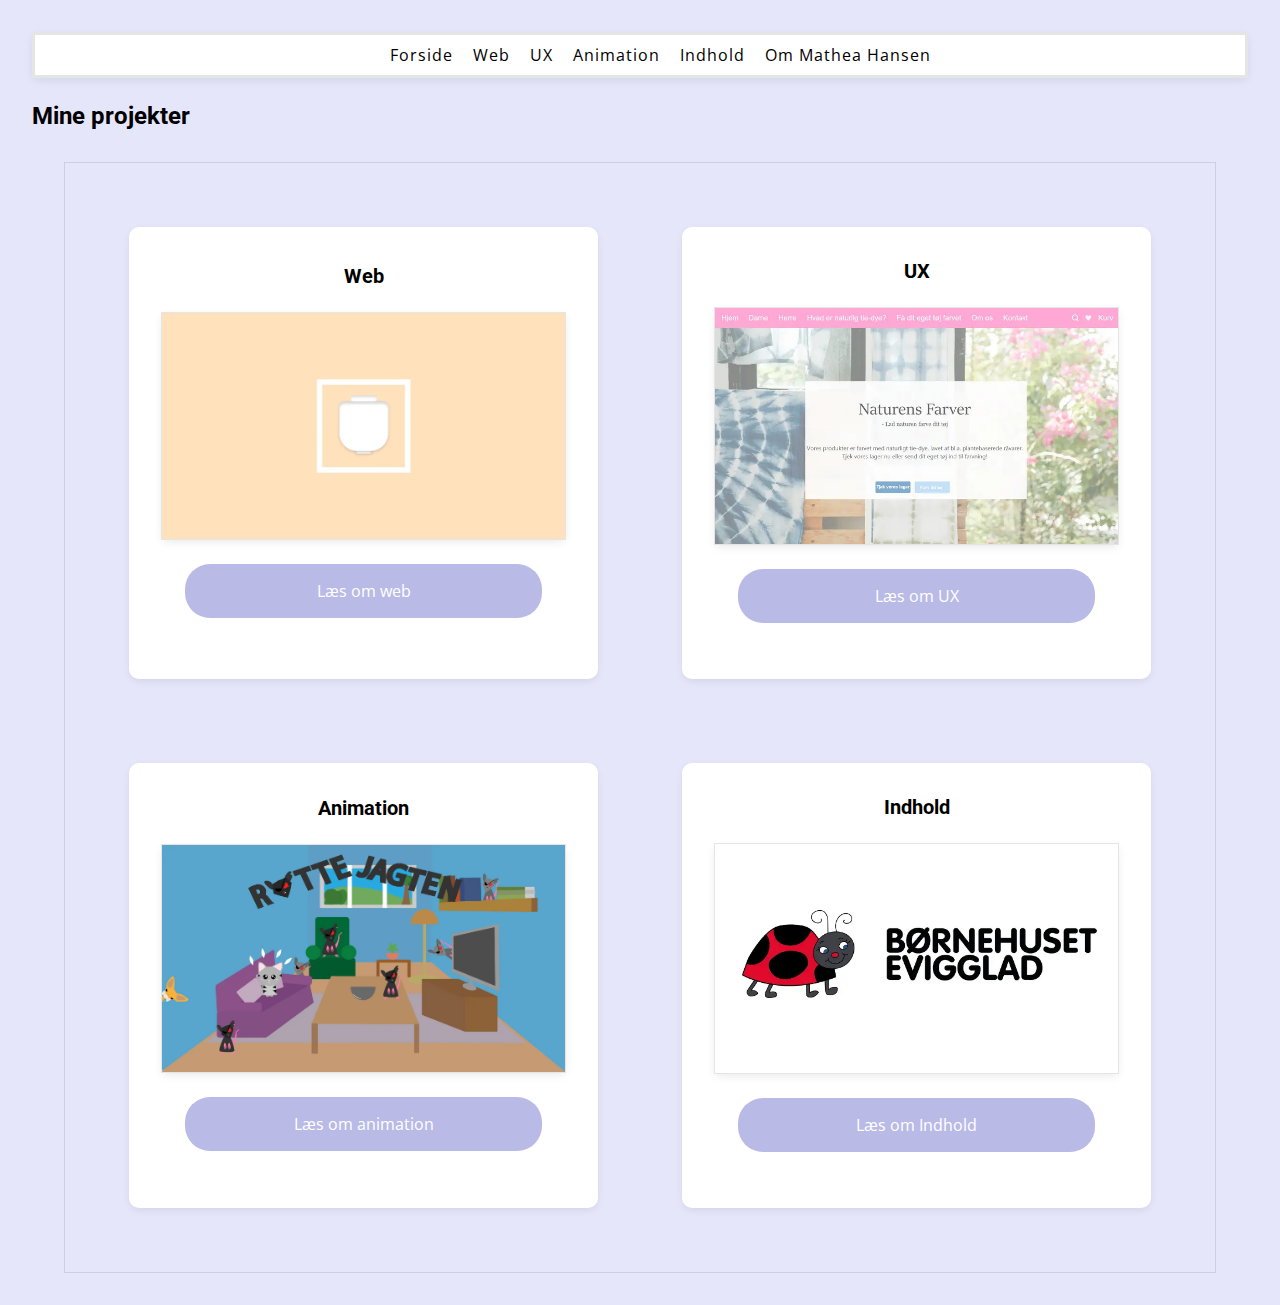
<file: index.html>
<!DOCTYPE html>
<html lang="en">
  <head>
    <meta charset="UTF-8" />
    <meta http-equiv="X-UA-Compatible" content="IE=edge" />
    <meta name="viewport" content="width=device-width, initial-scale=1.0" />
    <link rel="stylesheet" href="forside.css" />
    <link rel="stylesheet" href="style.css" />
    <link rel="preconnect" href="https://fonts.googleapis.com" />
    <link rel="preconnect" href="https://fonts.gstatic.com" crossorigin />
    <link
      href="https://fonts.googleapis.com/css2?family=Dosis:wght@300&family=Open+Sans:wght@300&family=Roboto:wght@100&display=swap"
      rel="stylesheet"
    />
    <title>Forside</title>
  </head>
  <body>
    <header>
      <nav>
        <div id="menuknap">☰</div>
        <ul id="topnav1">
          <li><a href="index.html">Forside</a></li>
          <li><a href="grundweb.html">Web</a></li>
          <li><a href="ux.html">UX</a></li>
          <li><a href="animation.html">Animation</a></li>
          <li><a href="indhold.html">Indhold</a></li>
          <li><a href="om.html">Om Mathea Hansen</a></li>
        </ul>
      </nav>
    </header>
    <main>
      <h2>Mine projekter</h2>
      <section id="section_1">
        <div class="col">
          <h3>Web</h3>
          <img
            src="matheahansen_splashbillede5.webp"
            alt="Billede af minimal keramik splashbillede"
          />
          <a class="button" href="grundweb.html">Læs om web</a>
        </div>
        <div class="col">
          <h3>UX</h3>
          <img src="ux_billede.webp" alt="Billede af vare fra UX" />
          <a class="button" href="ux.html">Læs om UX</a>
        </div>
        <div class="col">
          <h3>Animation</h3>
          <img src="start_skaerm.webp" alt="Billede af spil-startskærm" />
          <a class="button" href="animation.html">Læs om animation</a>
        </div>
        <div class="col">
          <h3>Indhold</h3>
          <img src="logo.webp" alt="Billede af børnehus logo" />
          <a class="button" href="indhold.html">Læs om Indhold</a>
        </div>
      </section>
    </main>
    <script src="script.js"></script>
  </body>
</html>
</file>
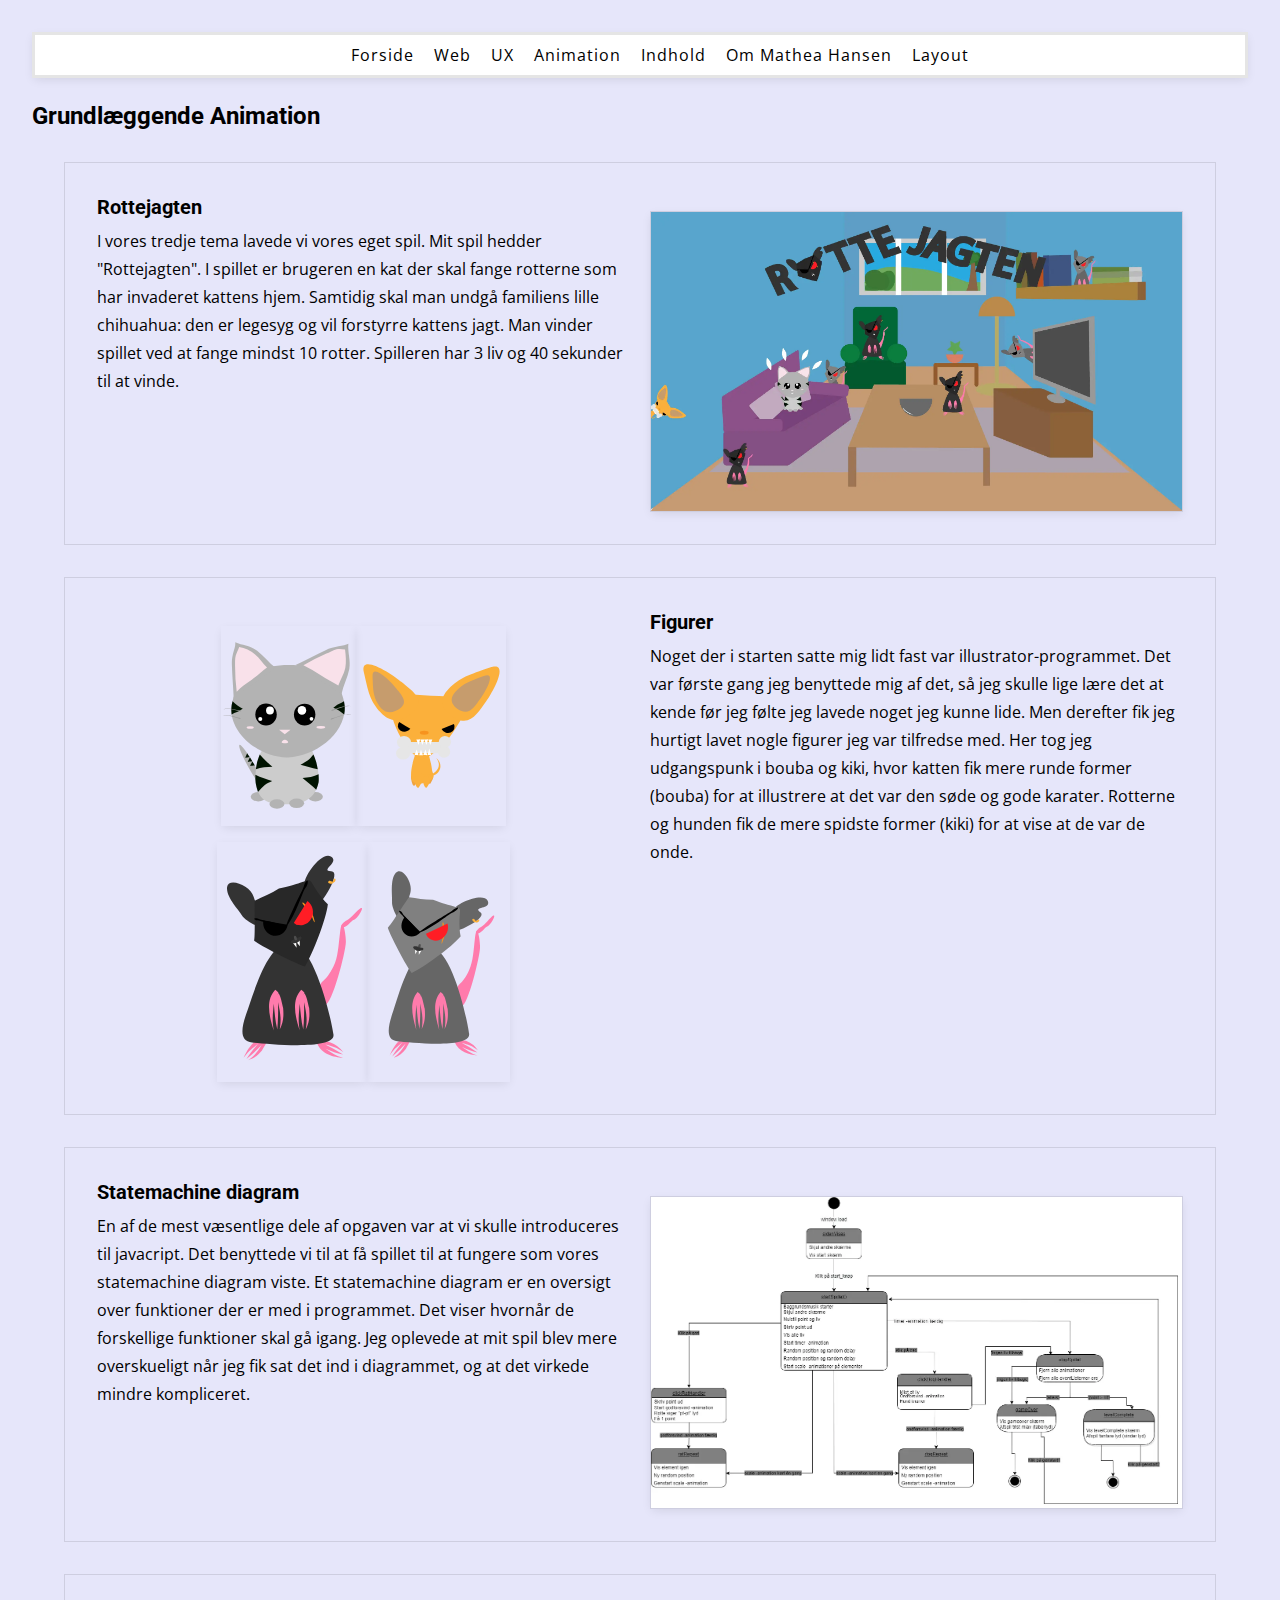
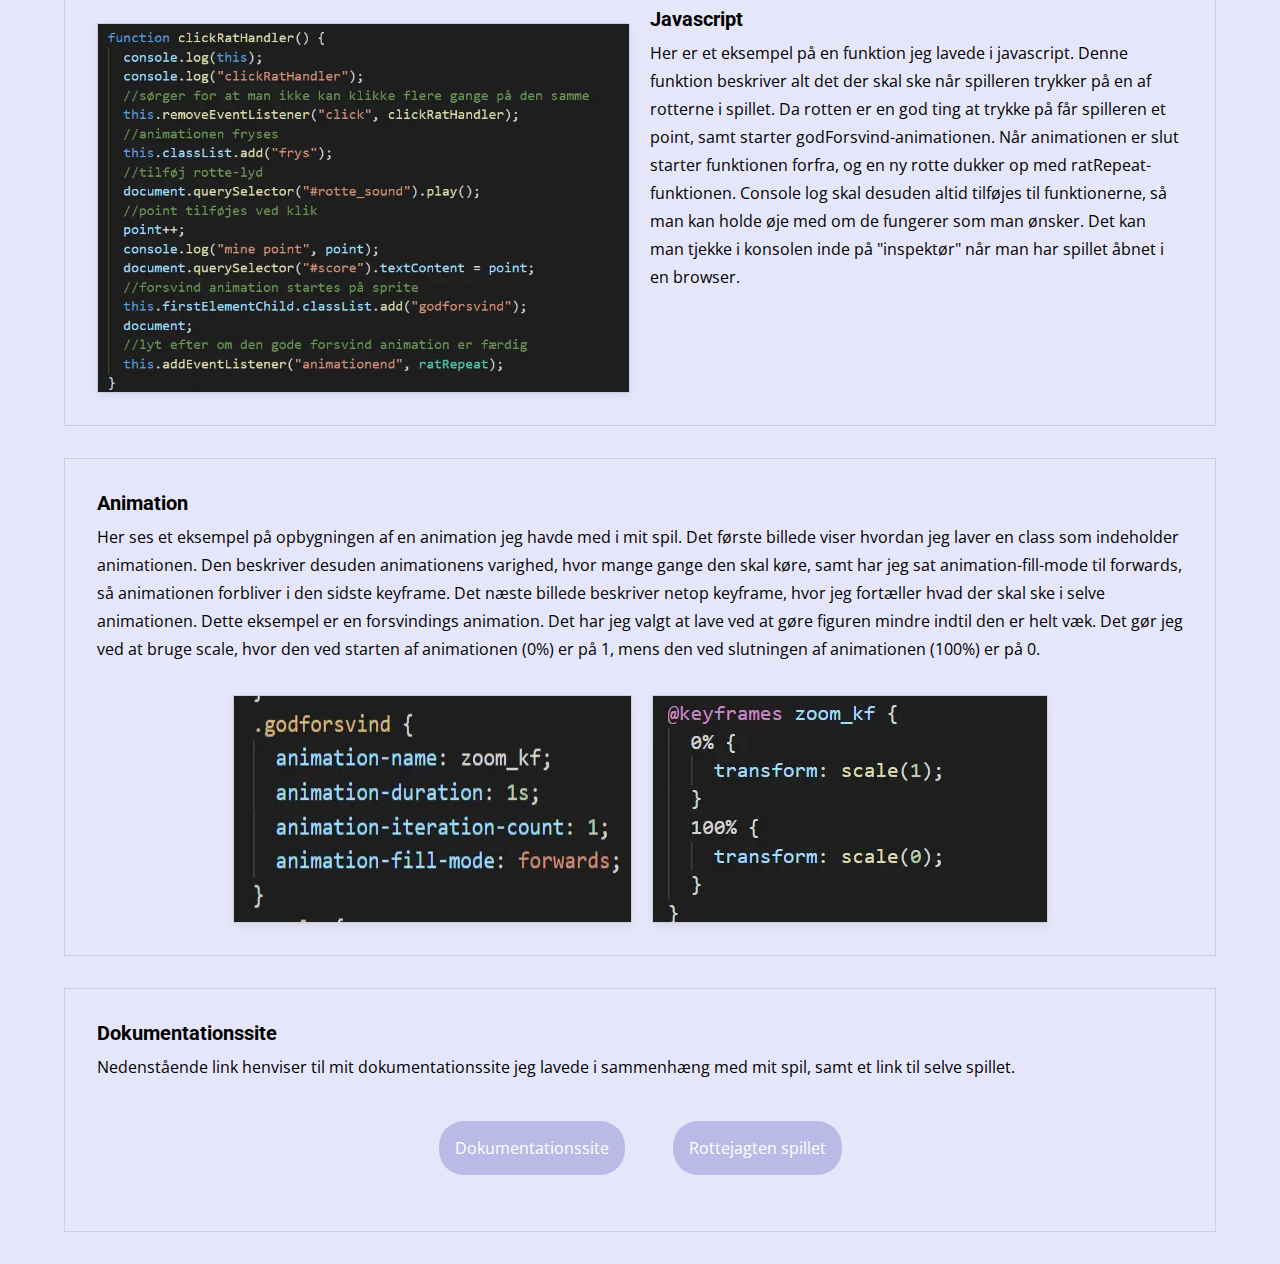
<file: animation.html>
<!DOCTYPE html>
<html lang="da">
  <head>
    <meta charset="UTF-8" />
    <meta http-equiv="X-UA-Compatible" content="IE=edge" />
    <meta name="viewport" content="width=device-width, initial-scale=1.0" />
    <meta name="robots" content="noindex" />
    <link rel="stylesheet" href="animation.css" />
    <link rel="stylesheet" href="style.css" />
    <link rel="preconnect" href="https://fonts.googleapis.com" />
    <link rel="preconnect" href="https://fonts.gstatic.com" crossorigin />
    <link
      href="https://fonts.googleapis.com/css2?family=Dosis:wght@300&family=Open+Sans:wght@300&family=Roboto:wght@100&display=swap"
      rel="stylesheet"
    />
    <title>Animation</title>
  </head>
  <body>
    <header>
      <nav>
        <div id="menuknap">☰</div>
        <ul id="topnav1" class="hidden">
          <li><a href="index.html">Forside</a></li>
          <li><a href="grundweb.html">Web</a></li>
          <li><a href="ux.html">UX</a></li>
          <li><a href="animation.html">Animation</a></li>
          <li><a href="indhold.html">Indhold</a></li>
          <li><a href="om.html">Om Mathea Hansen</a></li>
          <li><a href="layout.html">Layout</a></li>
        </ul>
      </nav>
    </header>
    <main>
      <h2>Grundlæggende Animation</h2>
      <section id="section_1">
        <div class="left_col">
          <h3>Rottejagten</h3>
          <p>
            I vores tredje tema lavede vi vores eget spil. Mit spil hedder
            "Rottejagten". I spillet er brugeren en kat der skal fange rotterne
            som har invaderet kattens hjem. Samtidig skal man undgå familiens
            lille chihuahua: den er legesyg og vil forstyrre kattens jagt. Man
            vinder spillet ved at fange mindst 10 rotter. Spilleren har 3 liv og
            40 sekunder til at vinde.
          </p>
        </div>
        <div class="right_col">
          <img src="start_skaerm.webp" alt="Billede af startskærm" />
        </div>
      </section>
      <section id="section_2">
        <div class="left_col_2">
          <div class="top_row">
            <img src="kat.svg" alt="Billede af kat" />
            <img src="hund.svg" alt="Billede af hund" />
          </div>
          <div class="btm_row">
            <img src="rotte.svg" alt="Billede af sort rotte" />
            <img src="rotte_2.svg" alt="Billede af grå rotte" />
          </div>
        </div>
        <div class="right_col_2">
          <h3>Figurer</h3>
          <p>
            Noget der i starten satte mig lidt fast var illustrator-programmet.
            Det var første gang jeg benyttede mig af det, så jeg skulle lige
            lære det at kende før jeg følte jeg lavede noget jeg kunne lide. Men
            derefter fik jeg hurtigt lavet nogle figurer jeg var tilfredse med.
            Her tog jeg udgangspunk i bouba og kiki, hvor katten fik mere runde
            former (bouba) for at illustrere at det var den søde og gode
            karater. Rotterne og hunden fik de mere spidste former (kiki) for at
            vise at de var de onde.
          </p>
        </div>
      </section>
      <section id="section_3">
        <div class="left_col_3">
          <h3>Statemachine diagram</h3>
          <p>
            En af de mest væsentlige dele af opgaven var at vi skulle
            introduceres til javacript. Det benyttede vi til at få spillet til
            at fungere som vores statemachine diagram viste. Et statemachine
            diagram er en oversigt over funktioner der er med i programmet. Det
            viser hvornår de forskellige funktioner skal gå igang. Jeg oplevede
            at mit spil blev mere overskueligt når jeg fik sat det ind i
            diagrammet, og at det virkede mindre kompliceret.
          </p>
        </div>
        <div class="right_col_3">
          <img
            src="Rottejagten_state_machine.webp"
            alt="Billede af Statemachine diagram"
          />
        </div>
      </section>
      <section id="section_4">
        <div class="left_col">
          <img src="funktion.webp" alt="Screenshot af funktion" />
        </div>
        <div class="right_col">
          <h3>Javascript</h3>
          <p>
            Her er et eksempel på en funktion jeg lavede i javascript. Denne
            funktion beskriver alt det der skal ske når spilleren trykker på en
            af rotterne i spillet. Da rotten er en god ting at trykke på får
            spilleren et point, samt starter godForsvind-animationen. Når
            animationen er slut starter funktionen forfra, og en ny rotte dukker
            op med ratRepeat-funktionen. Console log skal desuden altid tilføjes
            til funktionerne, så man kan holde øje med om de fungerer som man
            ønsker. Det kan man tjekke i konsolen inde på "inspektør" når man
            har spillet åbnet i en browser.
          </p>
        </div>
      </section>
      <section id="section_5">
        <div class="top_row">
          <h3>Animation</h3>
          <p>
            Her ses et eksempel på opbygningen af en animation jeg havde med i
            mit spil. Det første billede viser hvordan jeg laver en class som
            indeholder animationen. Den beskriver desuden animationens varighed,
            hvor mange gange den skal køre, samt har jeg sat animation-fill-mode
            til forwards, så animationen forbliver i den sidste keyframe. Det
            næste billede beskriver netop keyframe, hvor jeg fortæller hvad der
            skal ske i selve animationen. Dette eksempel er en forsvindings
            animation. Det har jeg valgt at lave ved at gøre figuren mindre
            indtil den er helt væk. Det gør jeg ved at bruge scale, hvor den ved
            starten af animationen (0%) er på 1, mens den ved slutningen af
            animationen (100%) er på 0.
          </p>
        </div>
        <div class="btm_row">
          <img src="animation1.webp" alt="Screenshot af animation" />
          <img src="animation2.webp" alt="Screenshot af animation" />
        </div>
      </section>
      <section id="section_6">
        <div class="top_row">
          <h3>Dokumentationssite</h3>
          <p>
            Nedenstående link henviser til mit dokumentationssite jeg lavede i
            sammenhæng med mit spil, samt et link til selve spillet.
          </p>
        </div>
        <div class="btm_row">
          <a
            class="button"
            href="https://matheahansen.dk/kea/04_animation/spil/index.html"
            >Dokumentationssite</a
          >
          <a
            class="button"
            href="https://matheahansen.dk/kea/04_animation/spil/spil.html"
            >Rottejagten spillet</a
          >
        </div>
      </section>
    </main>
    <script src="script.js"></script>
  </body>
</html>
</file>
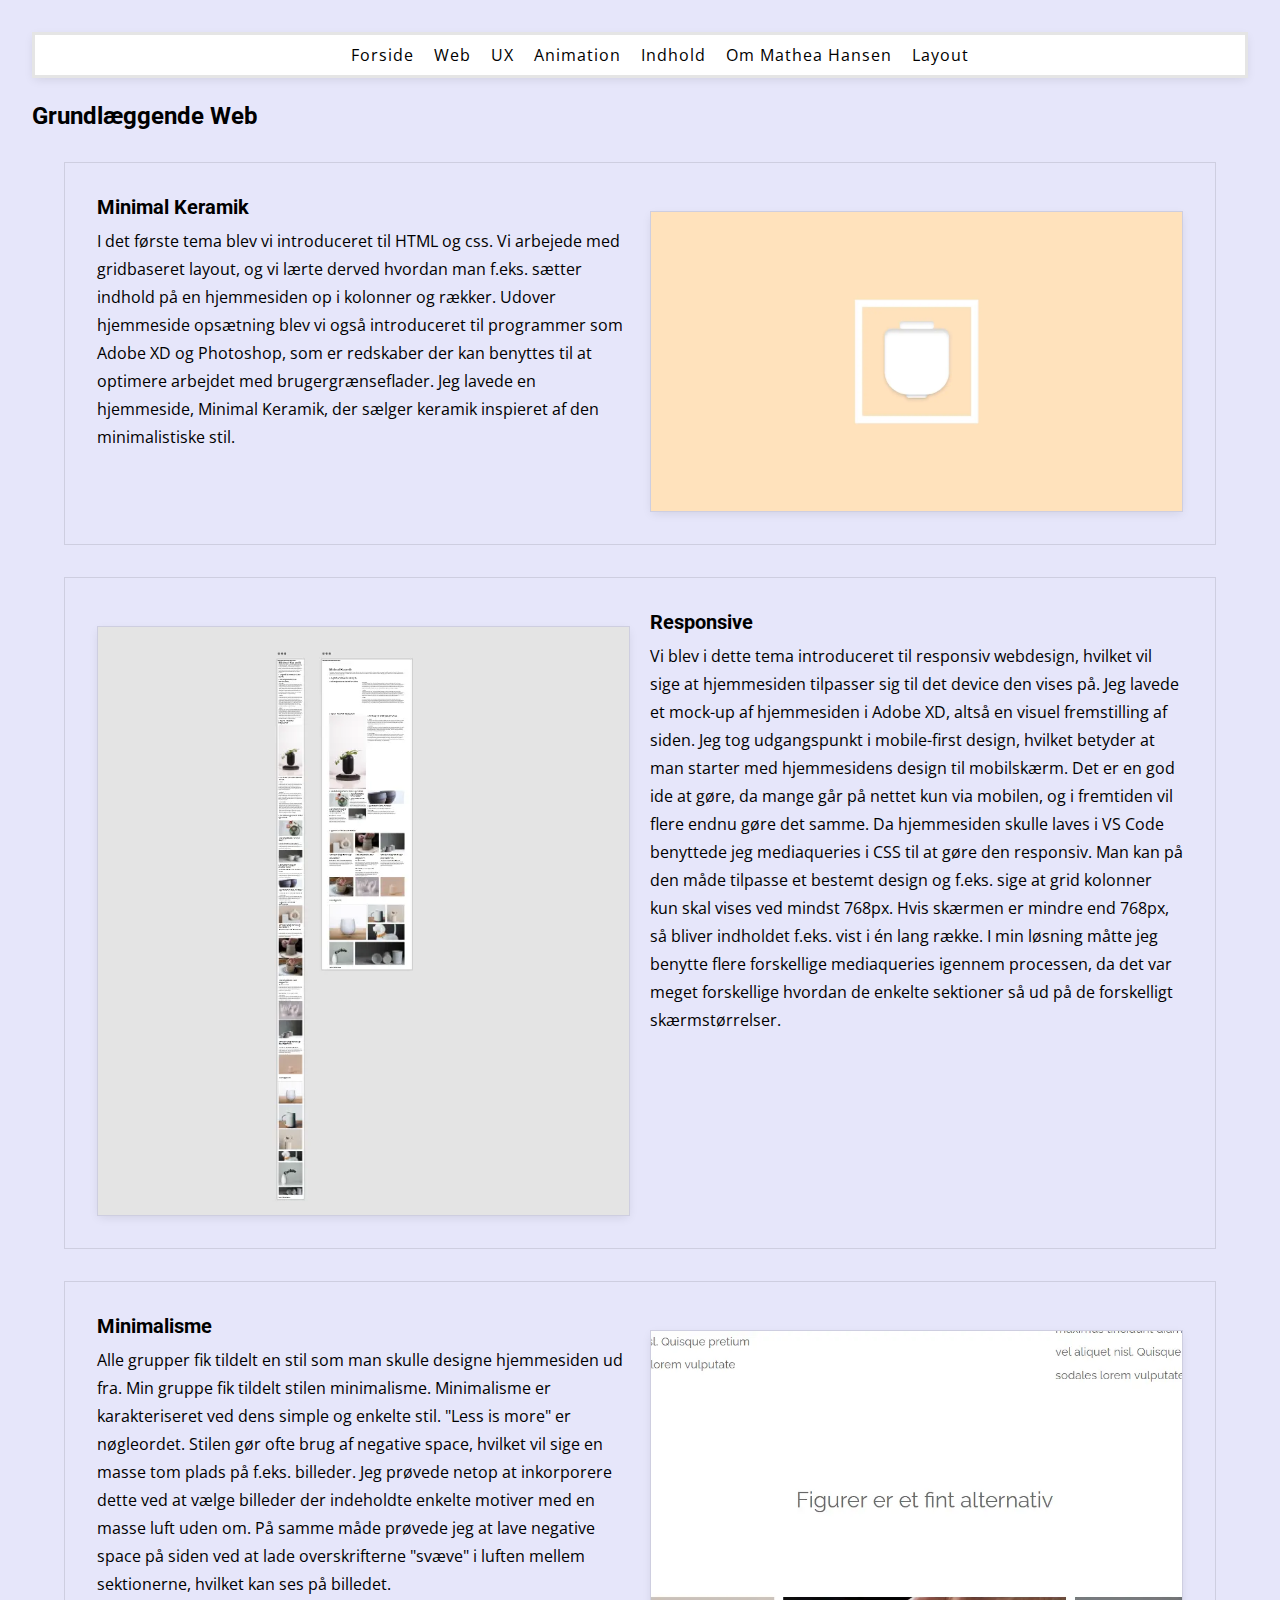
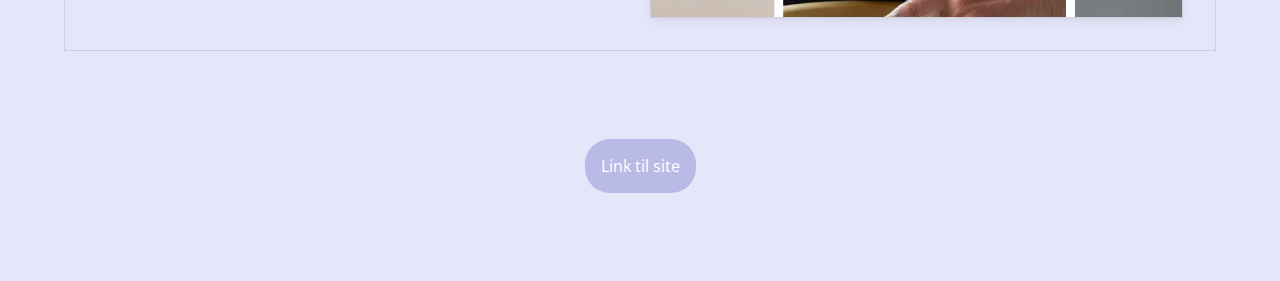
<file: grundweb.html>
<!DOCTYPE html>
<html lang="da">
  <head>
    <meta charset="UTF-8" />
    <meta http-equiv="X-UA-Compatible" content="IE=edge" />
    <meta name="viewport" content="width=device-width, initial-scale=1.0" />
    <meta name="robots" content="noindex" />
    <link rel="stylesheet" href="grundweb.css" />
    <link rel="stylesheet" href="style.css" />
    <link rel="preconnect" href="https://fonts.googleapis.com" />
    <link rel="preconnect" href="https://fonts.gstatic.com" crossorigin />
    <link
      href="https://fonts.googleapis.com/css2?family=Nixie+One&family=Open+Sans:wght@300&family=Roboto:wght@100&display=swap"
      rel="stylesheet"
    />
    <title>Grundlæggende Web</title>
  </head>
  <body>
    <header>
      <nav>
        <div id="menuknap">☰</div>
        <ul id="topnav1" class="hidden">
          <li><a href="index.html">Forside</a></li>
          <li><a href="grundweb.html">Web</a></li>
          <li><a href="ux.html">UX</a></li>
          <li><a href="animation.html">Animation</a></li>
          <li><a href="indhold.html">Indhold</a></li>
          <li><a href="om.html">Om Mathea Hansen</a></li>
          <li><a href="layout.html">Layout</a></li>
        </ul>
      </nav>
    </header>
    <main>
      <h2>Grundlæggende Web</h2>
      <section id="section_1">
        <div class="left_col">
          <h3>Minimal Keramik</h3>
          <p>
            I det første tema blev vi introduceret til HTML og css. Vi arbejede
            med gridbaseret layout, og vi lærte derved hvordan man f.eks. sætter
            indhold på en hjemmesiden op i kolonner og rækker. Udover hjemmeside
            opsætning blev vi også introduceret til programmer som Adobe XD og
            Photoshop, som er redskaber der kan benyttes til at optimere
            arbejdet med brugergrænseflader. Jeg lavede en hjemmeside, Minimal
            Keramik, der sælger keramik inspieret af den minimalistiske stil.
          </p>
        </div>
        <div class="right_col">
          <img
            src="matheahansen_splashbillede5.webp"
            alt="Billede af keramik"
          />
        </div>
      </section>
      <section id="section_2">
        <div class="left_col">
          <img src="mobile_first.webp" alt="Screenshot af Adobe XD opsætning" />
        </div>
        <div class="right_col">
          <h3>Responsive</h3>
          <p>
            Vi blev i dette tema introduceret til responsiv webdesign, hvilket
            vil sige at hjemmesiden tilpasser sig til det device den vises på.
            Jeg lavede et mock-up af hjemmesiden i Adobe XD, altså en visuel
            fremstilling af siden. Jeg tog udgangspunkt i mobile-first design,
            hvilket betyder at man starter med hjemmesidens design til
            mobilskærm. Det er en god ide at gøre, da mange går på nettet kun
            via mobilen, og i fremtiden vil flere endnu gøre det samme. Da
            hjemmesiden skulle laves i VS Code benyttede jeg mediaqueries i CSS
            til at gøre den responsiv. Man kan på den måde tilpasse et bestemt
            design og f.eks. sige at grid kolonner kun skal vises ved mindst
            768px. Hvis skærmen er mindre end 768px, så bliver indholdet f.eks.
            vist i én lang række. I min løsning måtte jeg benytte flere
            forskellige mediaqueries igennem processen, da det var meget
            forskellige hvordan de enkelte sektioner så ud på de forskelligt
            skærmstørrelser.
          </p>
        </div>
      </section>
      <section id="section_3">
        <div class="left_col">
          <h3>Minimalisme</h3>
          <p>
            Alle grupper fik tildelt en stil som man skulle designe hjemmesiden
            ud fra. Min gruppe fik tildelt stilen minimalisme. Minimalisme er
            karakteriseret ved dens simple og enkelte stil. "Less is more" er
            nøgleordet. Stilen gør ofte brug af negative space, hvilket vil sige
            en masse tom plads på f.eks. billeder. Jeg prøvede netop at
            inkorporere dette ved at vælge billeder der indeholdte enkelte
            motiver med en masse luft uden om. På samme måde prøvede jeg at lave
            negative space på siden ved at lade overskrifterne "svæve" i luften
            mellem sektionerne, hvilket kan ses på billedet.
          </p>
        </div>
        <div class="right_col">
          <img
            src="negative_space.webp"
            alt="Billede fra sitet der viser negative space"
          />
        </div>
      </section>
      <div id="section_4">
        <a
          class="button"
          href="https://matheahansen.dk/kea/02_web/04_responsive/responsive_v2/"
          >Link til site</a
        >
      </div>
    </main>
    <script src="script.js"></script>
  </body>
</html>
</file>
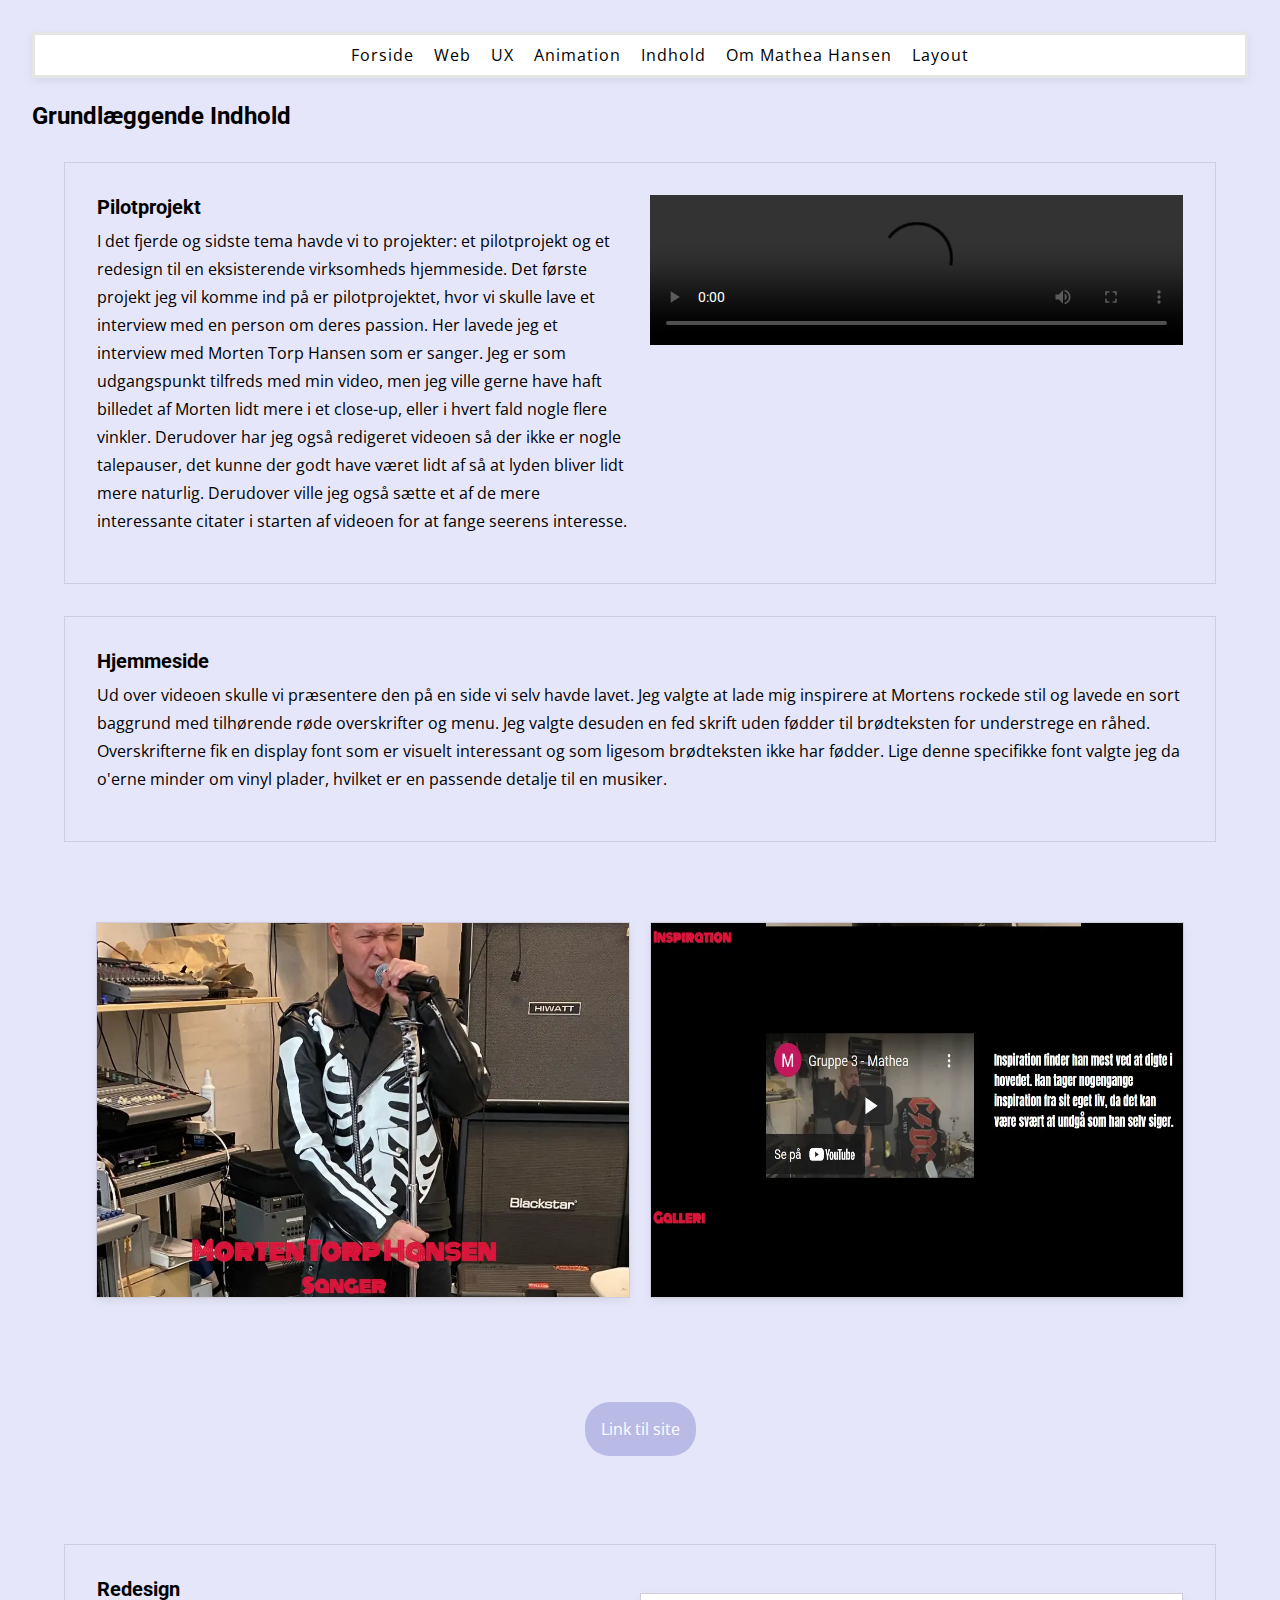
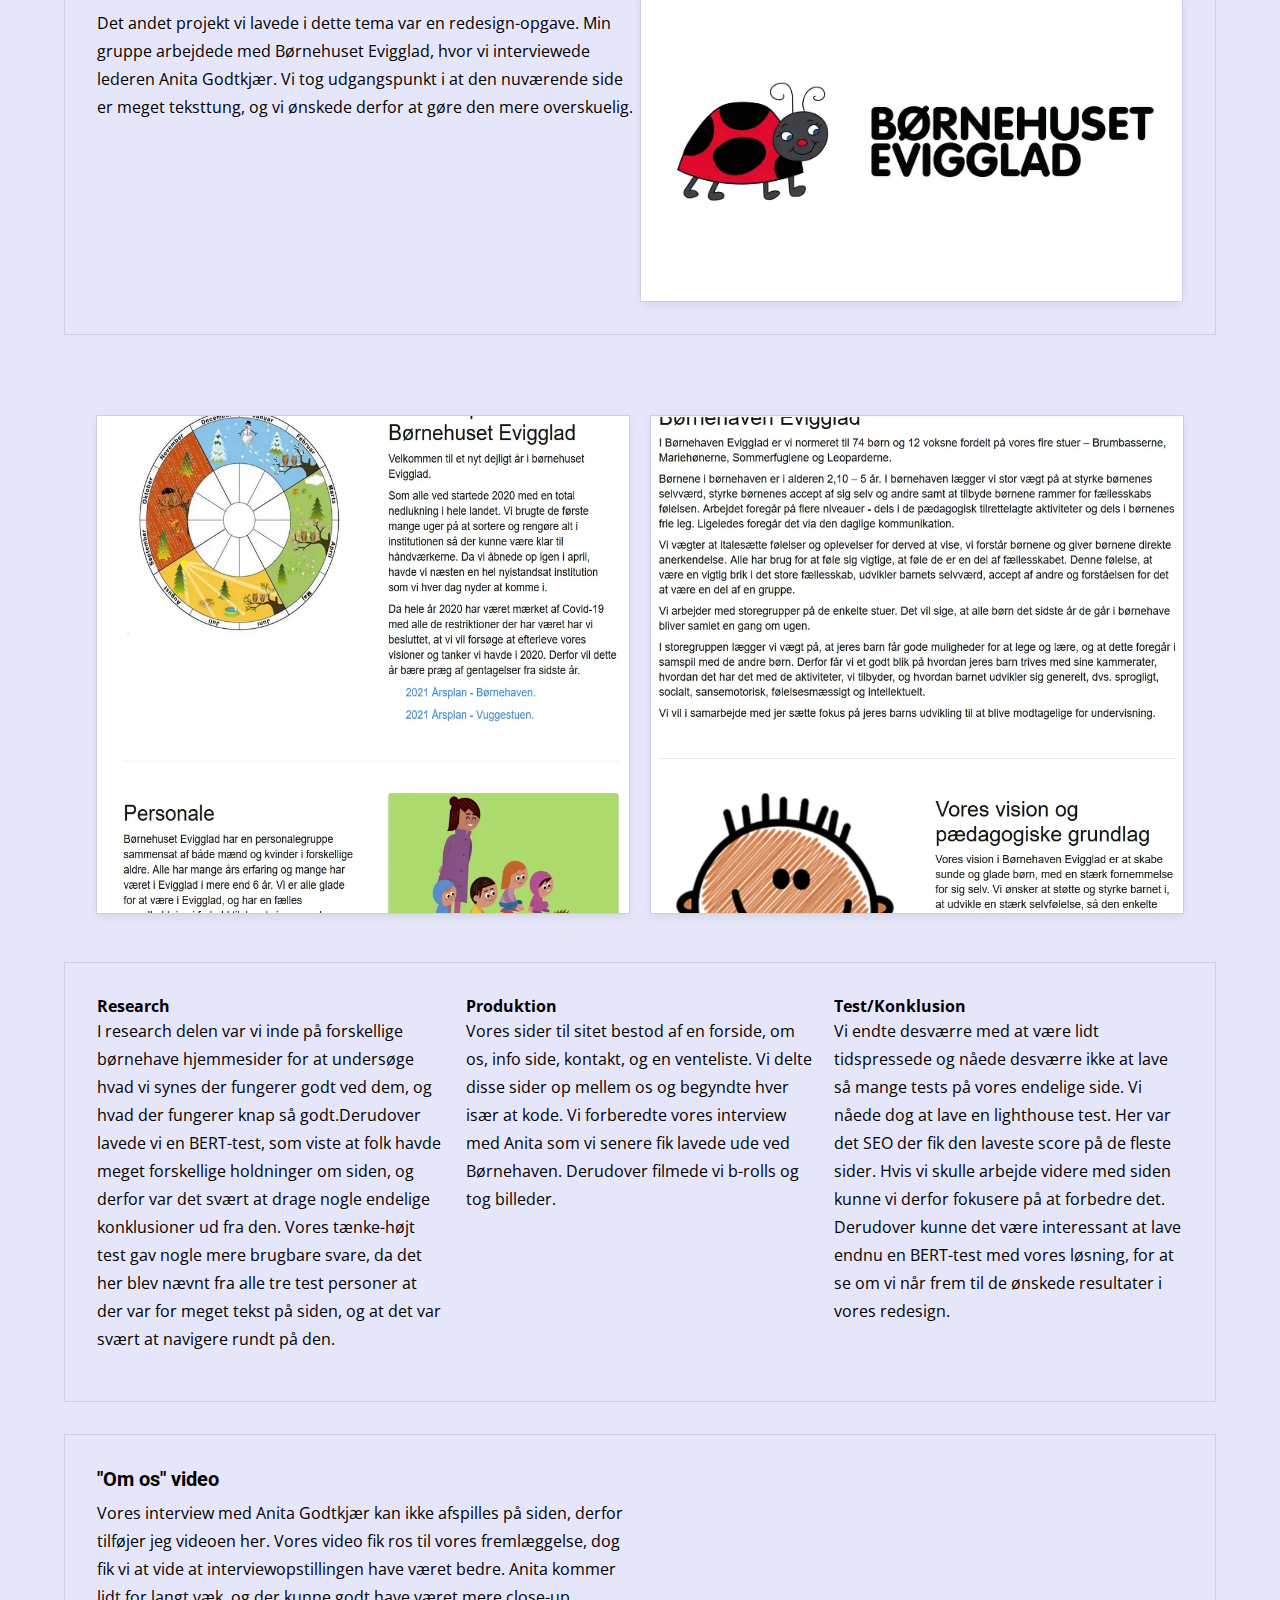
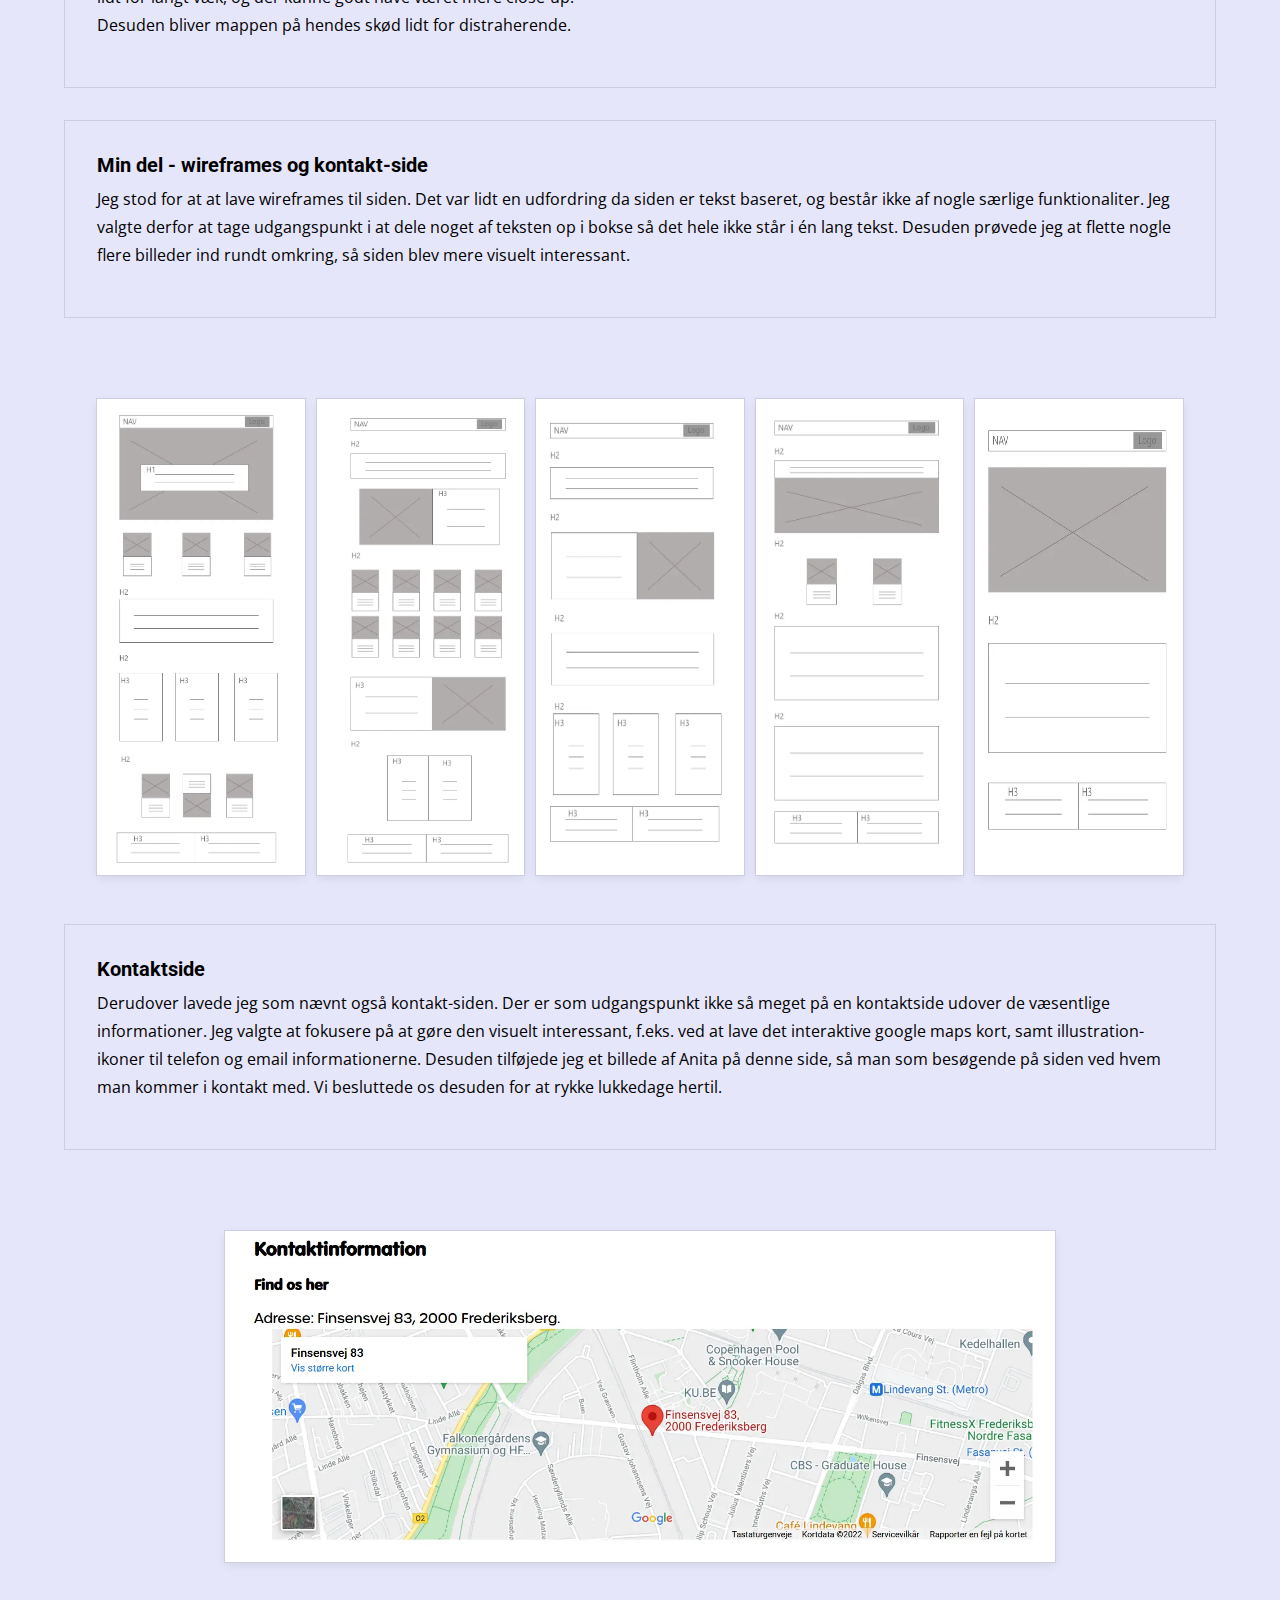
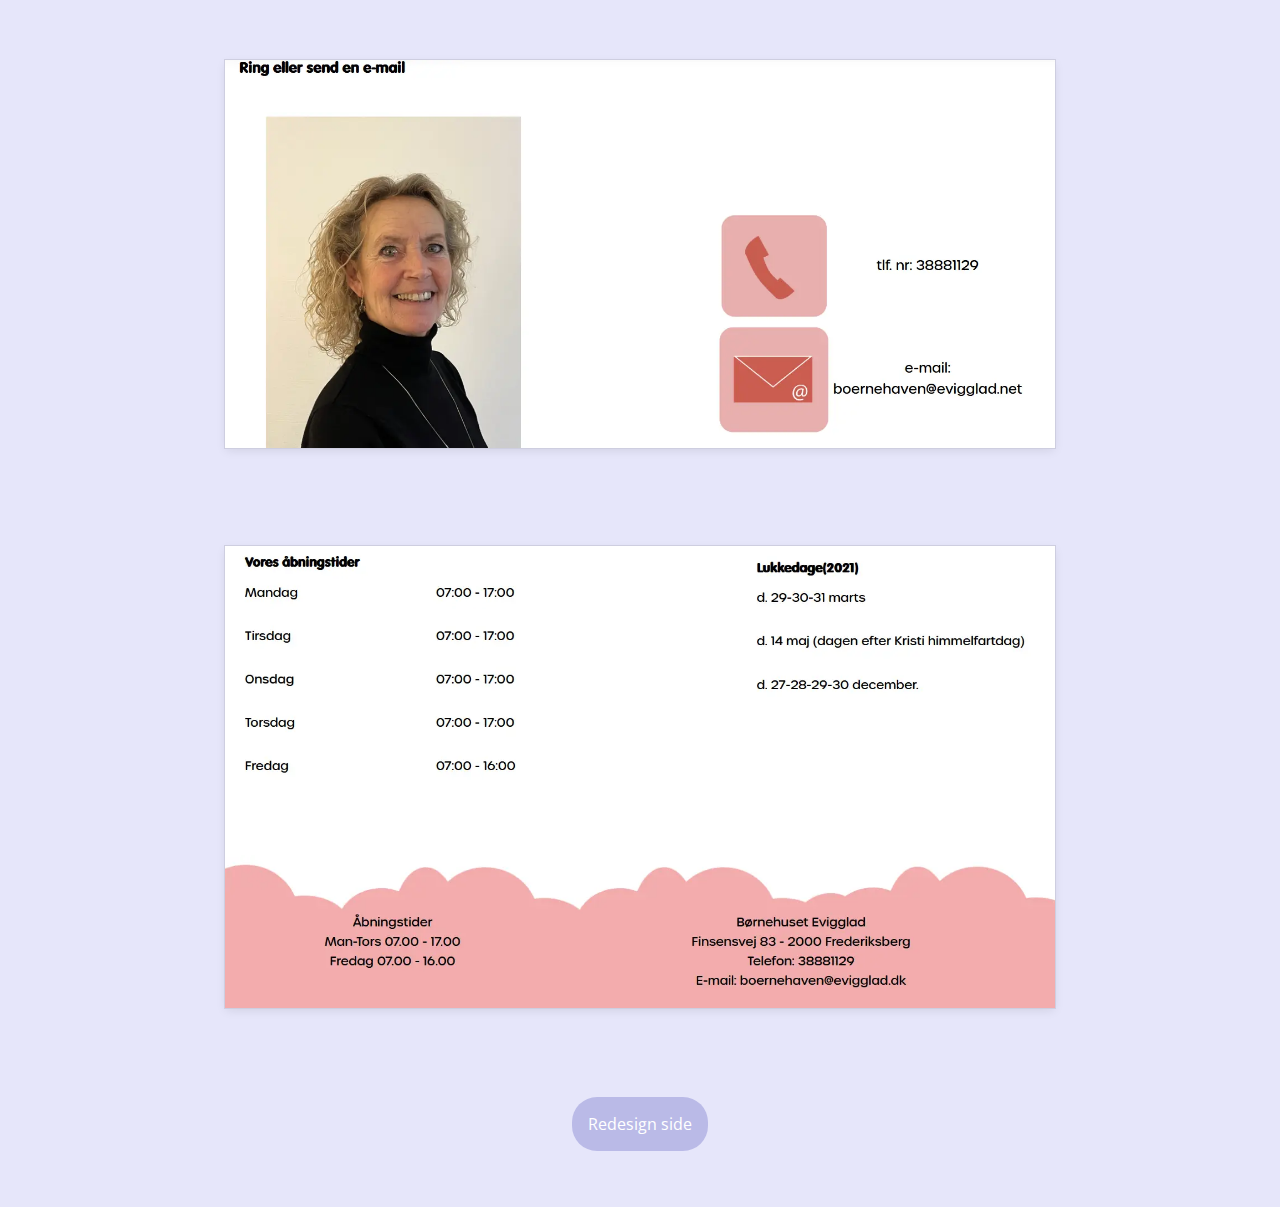
<file: indhold.html>
<!DOCTYPE html>
<html lang="da">
  <head>
    <meta charset="UTF-8" />
    <meta http-equiv="X-UA-Compatible" content="IE=edge" />
    <meta name="viewport" content="width=device-width, initial-scale=1.0" />
    <meta name="robots" content="noindex" />
    <link rel="stylesheet" href="indhold.css" />
    <link rel="stylesheet" href="style.css" />
    <link rel="preconnect" href="https://fonts.googleapis.com" />
    <link rel="preconnect" href="https://fonts.gstatic.com" crossorigin />
    <link
      href="https://fonts.googleapis.com/css2?family=Dosis:wght@300&family=Open+Sans:wght@300&family=Roboto:wght@100&display=swap"
      rel="stylesheet"
    />
    <title>Grundlæggende Indhold</title>
  </head>
  <body>
    <header>
      <nav>
        <div id="menuknap">☰</div>
        <ul id="topnav1" class="hidden">
          <li><a href="index.html">Forside</a></li>
          <li><a href="grundweb.html">Web</a></li>
          <li><a href="ux.html">UX</a></li>
          <li><a href="animation.html">Animation</a></li>
          <li><a href="indhold.html">Indhold</a></li>
          <li><a href="om.html">Om Mathea Hansen</a></li>
          <li><a href="layout.html">Layout</a></li>
        </ul>
      </nav>
    </header>
    <main>
      <h2>Grundlæggende Indhold</h2>
      <section id="section_1">
        <div class="left_col">
          <h3>Pilotprojekt</h3>
          <p>
            I det fjerde og sidste tema havde vi to projekter: et pilotprojekt
            og et redesign til en eksisterende virksomheds hjemmeside. Det
            første projekt jeg vil komme ind på er pilotprojektet, hvor vi
            skulle lave et interview med en person om deres passion. Her lavede
            jeg et interview med Morten Torp Hansen som er sanger. Jeg er som
            udgangspunkt tilfreds med min video, men jeg ville gerne have haft
            billedet af Morten lidt mere i et close-up, eller i hvert fald nogle
            flere vinkler. Derudover har jeg også redigeret videoen så der ikke
            er nogle talepauser, det kunne der godt have været lidt af så at
            lyden bliver lidt mere naturlig. Derudover ville jeg også sætte et
            af de mere interessante citater i starten af videoen for at fange
            seerens interesse.
          </p>
        </div>
        <div class="right_col">
          <video
            controls
            src="https://matheahansen.dk/kea/05_indhold/01_pilot/pilot_projekt1/Interview%20med%20Morten.mp4"
          ></video>
        </div>
      </section>
      <section id="section_2">
        <h3>Hjemmeside</h3>
        <p>
          Ud over videoen skulle vi præsentere den på en side vi selv havde
          lavet. Jeg valgte at lade mig inspirere at Mortens rockede stil og
          lavede en sort baggrund med tilhørende røde overskrifter og menu. Jeg
          valgte desuden en fed skrift uden fødder til brødteksten for
          understrege en råhed. Overskrifterne fik en display font som er
          visuelt interessant og som ligesom brødteksten ikke har fødder. Lige
          denne specifikke font valgte jeg da o'erne minder om vinyl plader,
          hvilket er en passende detalje til en musiker.
        </p>
      </section>
      <div id="section_3">
        <img src="morten1.webp" alt="Billede fra siden" />
        <img src="morten2.webp" alt="Billede fra siden" />
      </div>
      <div id="section_4">
        <a class="button" href="https://math21t7.github.io/pilot_projekt1/"
          >Link til site</a
        >
      </div>
      <section id="section_5">
        <div class="left_col">
          <h3>Redesign</h3>
          <p>
            Det andet projekt vi lavede i dette tema var en redesign-opgave. Min
            gruppe arbejdede med Børnehuset Evigglad, hvor vi interviewede
            lederen Anita Godtkjær. Vi tog udgangspunkt i at den nuværende side
            er meget teksttung, og vi ønskede derfor at gøre den mere
            overskuelig.
          </p>
        </div>
        <div class="right_col">
          <img src="logo.webp" alt="Børnehuset Evigglad logo" />
        </div>
      </section>
      <div id="section_6">
        <img src="evigglad1.webp" alt="Screenshot fra Evigglads side" />
        <img src="evigglad2.webp" alt="Screenshot fra Evigglads side" />
      </div>
      <section id="section_7">
        <div class="left_col">
          <h4>Research</h4>
          <p>
            I research delen var vi inde på forskellige børnehave hjemmesider
            for at undersøge hvad vi synes der fungerer godt ved dem, og hvad
            der fungerer knap så godt.Derudover lavede vi en BERT-test, som
            viste at folk havde meget forskellige holdninger om siden, og derfor
            var det svært at drage nogle endelige konklusioner ud fra den. Vores
            tænke-højt test gav nogle mere brugbare svare, da det her blev nævnt
            fra alle tre test personer at der var for meget tekst på siden, og
            at det var svært at navigere rundt på den.
          </p>
        </div>
        <div class="mid_col">
          <h4>Produktion</h4>
          <p>
            Vores sider til sitet bestod af en forside, om os, info side,
            kontakt, og en venteliste. Vi delte disse sider op mellem os og
            begyndte hver især at kode. Vi forberedte vores interview med Anita
            som vi senere fik lavede ude ved Børnehaven. Derudover filmede vi
            b-rolls og tog billeder.
          </p>
        </div>
        <div class="right_col">
          <h4>Test/Konklusion</h4>
          <p>
            Vi endte desværre med at være lidt tidspressede og nåede desværre
            ikke at lave så mange tests på vores endelige side. Vi nåede dog at
            lave en lighthouse test. Her var det SEO der fik den laveste score
            på de fleste sider. Hvis vi skulle arbejde videre med siden kunne vi
            derfor fokusere på at forbedre det. Derudover kunne det være
            interessant at lave endnu en BERT-test med vores løsning, for at se
            om vi når frem til de ønskede resultater i vores redesign.
          </p>
        </div>
      </section>
      <section id="section_8">
        <div class="left_col">
          <h3>"Om os" video</h3>
          <p>
            Vores interview med Anita Godtkjær kan ikke afspilles på siden,
            derfor tilføjer jeg videoen her. Vores video fik ros til vores
            fremlæggelse, dog fik vi at vide at interviewopstillingen have været
            bedre. Anita kommer lidt for langt væk, og der kunne godt have været
            mere close-up. Desuden bliver mappen på hendes skød lidt for
            distraherende.
          </p>
        </div>
        <div class="right_col">
          <video
            src="http://ejnerbjerrum.digital/kea/05-indhold/02_redesign/bornehave_evigglad.mp4"
          ></video>
        </div>
      </section>
      <section id="section_9">
        <h3>Min del - wireframes og kontakt-side</h3>
        <p>
          Jeg stod for at at lave wireframes til siden. Det var lidt en
          udfordring da siden er tekst baseret, og består ikke af nogle særlige
          funktionaliter. Jeg valgte derfor at tage udgangspunkt i at dele noget
          af teksten op i bokse så det hele ikke står i én lang tekst. Desuden
          prøvede jeg at flette nogle flere billeder ind rundt omkring, så siden
          blev mere visuelt interessant.
        </p>
      </section>
      <div id="section_10">
        <img src="Forside.webp" alt="Forside wireframe" />
        <img src="om_os.webp" alt="Om os wireframe" />
        <img src="Info.webp" alt="Info wireframe" />
        <img src="Kontaktinformation.webp" alt="Kontakt wireframe" />
        <img src="Venteliste.webp" alt="Venteliste wireframe" />
      </div>
      <section id="section_11">
        <h3>Kontaktside</h3>
        <p>
          Derudover lavede jeg som nævnt også kontakt-siden. Der er som
          udgangspunkt ikke så meget på en kontaktside udover de væsentlige
          informationer. Jeg valgte at fokusere på at gøre den visuelt
          interessant, f.eks. ved at lave det interaktive google maps kort, samt
          illustration-ikoner til telefon og email informationerne. Desuden
          tilføjede jeg et billede af Anita på denne side, så man som besøgende
          på siden ved hvem man kommer i kontakt med. Vi besluttede os desuden
          for at rykke lukkedage hertil.
        </p>
      </section>
      <div id="section_12">
        <img src="google.webp" alt="Screenshot af google maps" />
        <img src="anita(1).webp" alt="Billede af Anita" />
        <img src="tider.webp" alt="Billede af åbningstider og lukketider" />
      </div>
      <div id="section_13">
        <a
          class="button"
          href="https://friendly-minsky-cefd1a.netlify.app/index.html"
          >Redesign side</a
        >
      </div>
    </main>
    <script src="script.js"></script>
  </body>
</html>
</file>
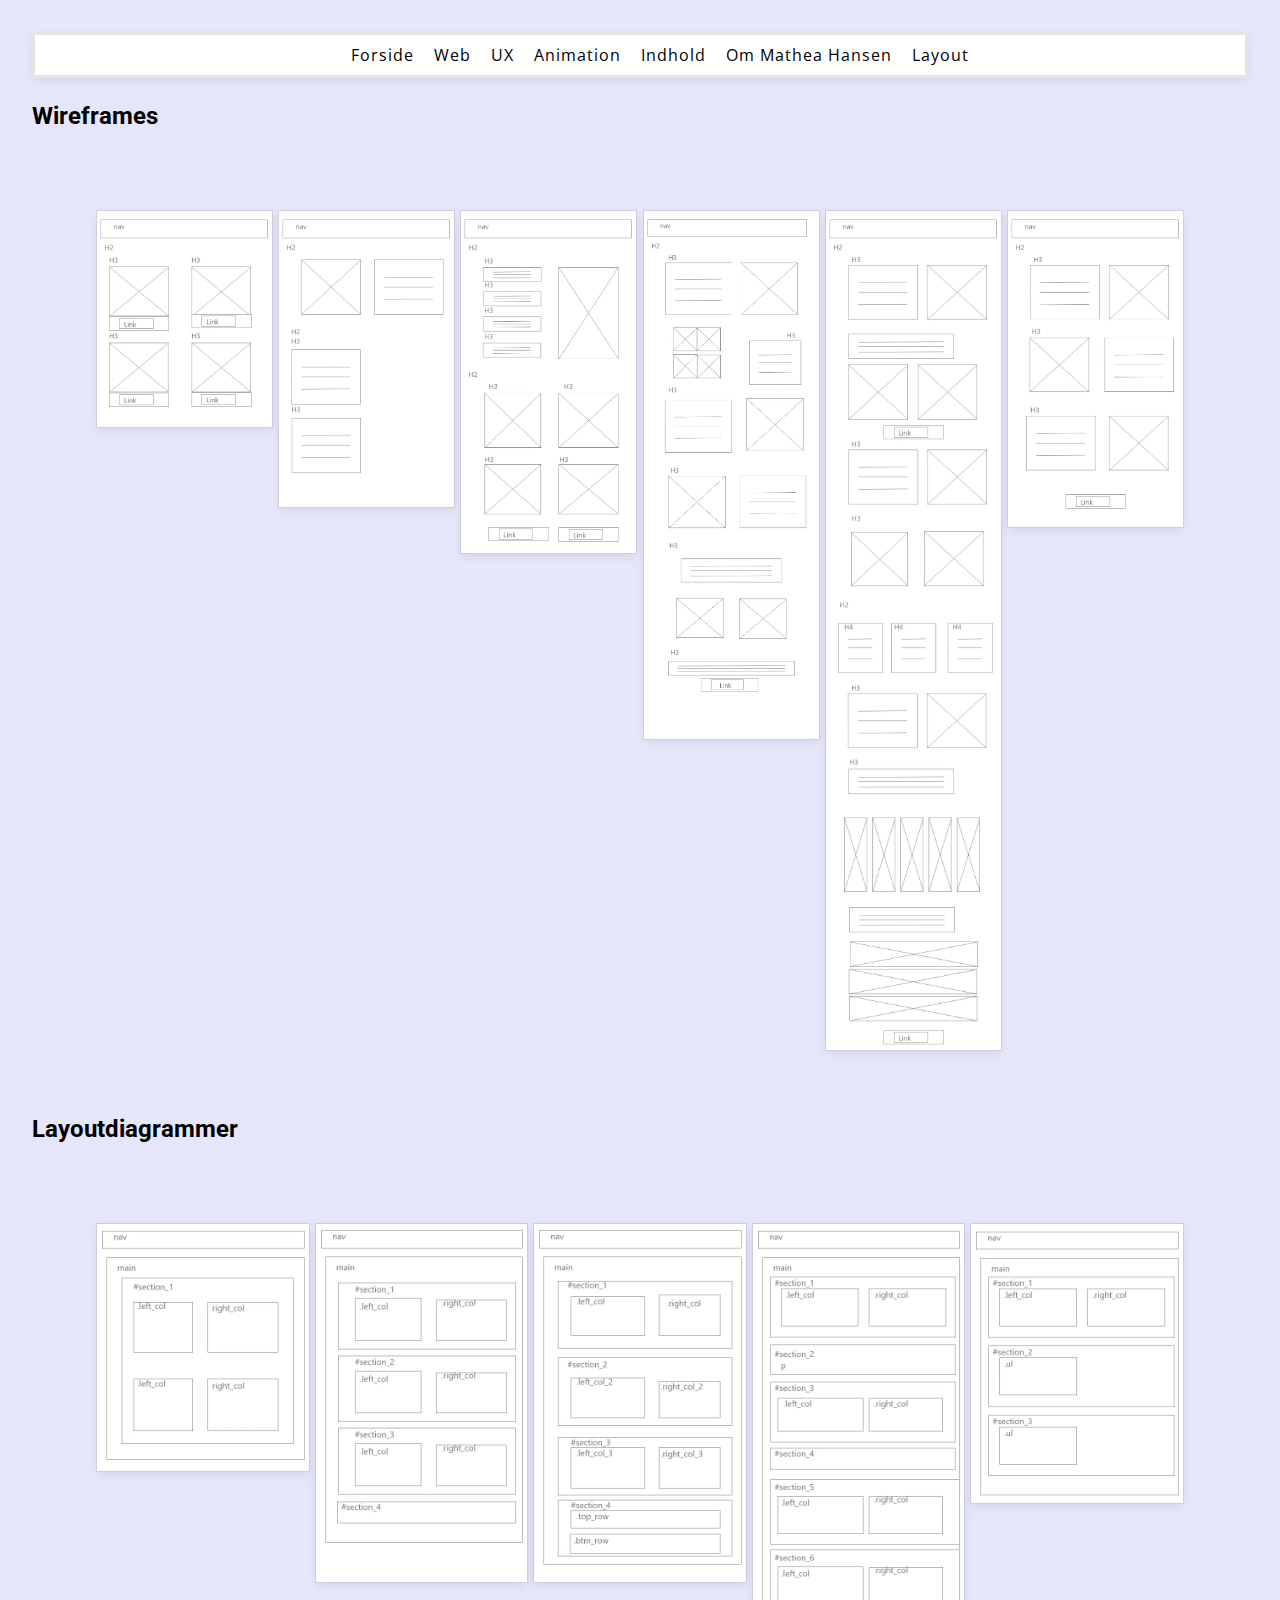
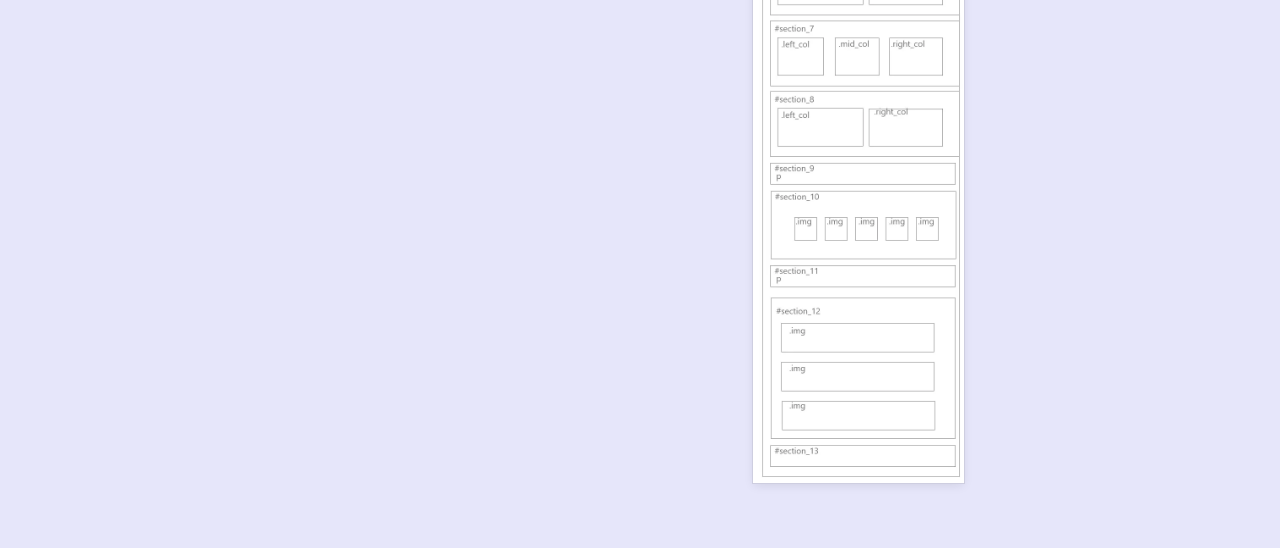
<file: layout.html>
<!DOCTYPE html>
<html lang="da">
  <head>
    <meta charset="UTF-8" />
    <meta http-equiv="X-UA-Compatible" content="IE=edge" />
    <meta name="viewport" content="width=device-width, initial-scale=1.0" />
    <meta name="robots" content="noindex" />
    <link rel="stylesheet" href="layout.css" />
    <link rel="stylesheet" href="style.css" />
    <link rel="preconnect" href="https://fonts.googleapis.com" />
    <link rel="preconnect" href="https://fonts.gstatic.com" crossorigin />
    <link
      href="https://fonts.googleapis.com/css2?family=Dosis:wght@300&family=Open+Sans:wght@300&family=Roboto:wght@100&display=swap"
      rel="stylesheet"
    />
    <title>Layout</title>
  </head>
  <body>
    <header>
      <nav>
        <div id="menuknap">☰</div>
        <ul id="topnav1" class="hidden">
          <li><a href="index.html">Forside</a></li>
          <li><a href="grundweb.html">Web</a></li>
          <li><a href="ux.html">UX</a></li>
          <li><a href="animation.html">Animation</a></li>
          <li><a href="indhold.html">Indhold</a></li>
          <li><a href="om.html">Om Mathea Hansen</a></li>
          <li><a href="layout.html">Layout</a></li>
        </ul>
      </nav>
    </header>
    <main>
      <h2>Wireframes</h2>
      <div id="section_1">
        <img src="wire1.webp" alt="Forside wireframe" /><img
          src="wire2.webp"
          alt="Web wireframe"
        /><img src="wire3.webp" alt="UX wireframe" /><img
          src="wire4.webp"
          alt="Animation wireframe"
        /><img src="wire5.webp" alt="Indhold wireframe" />
        <img src="wire6.webp" alt="Om mig wireframe" />
      </div>
      <h2>Layoutdiagrammer</h2>
      <div id="section_2">
        <img src="layout1.webp" alt="Forside layout" /><img
          src="layout2.webp"
          alt="Web og UX layout"
        /><img src="layout3.webp" alt="Animation layout" /><img
          src="layout4.webp"
          alt="Indhold layout"
        /><img src="layout5.webp" alt="Om mig layout" />
      </div>
    </main>
    <script src="script.js"></script>
  </body>
</html>
</file>
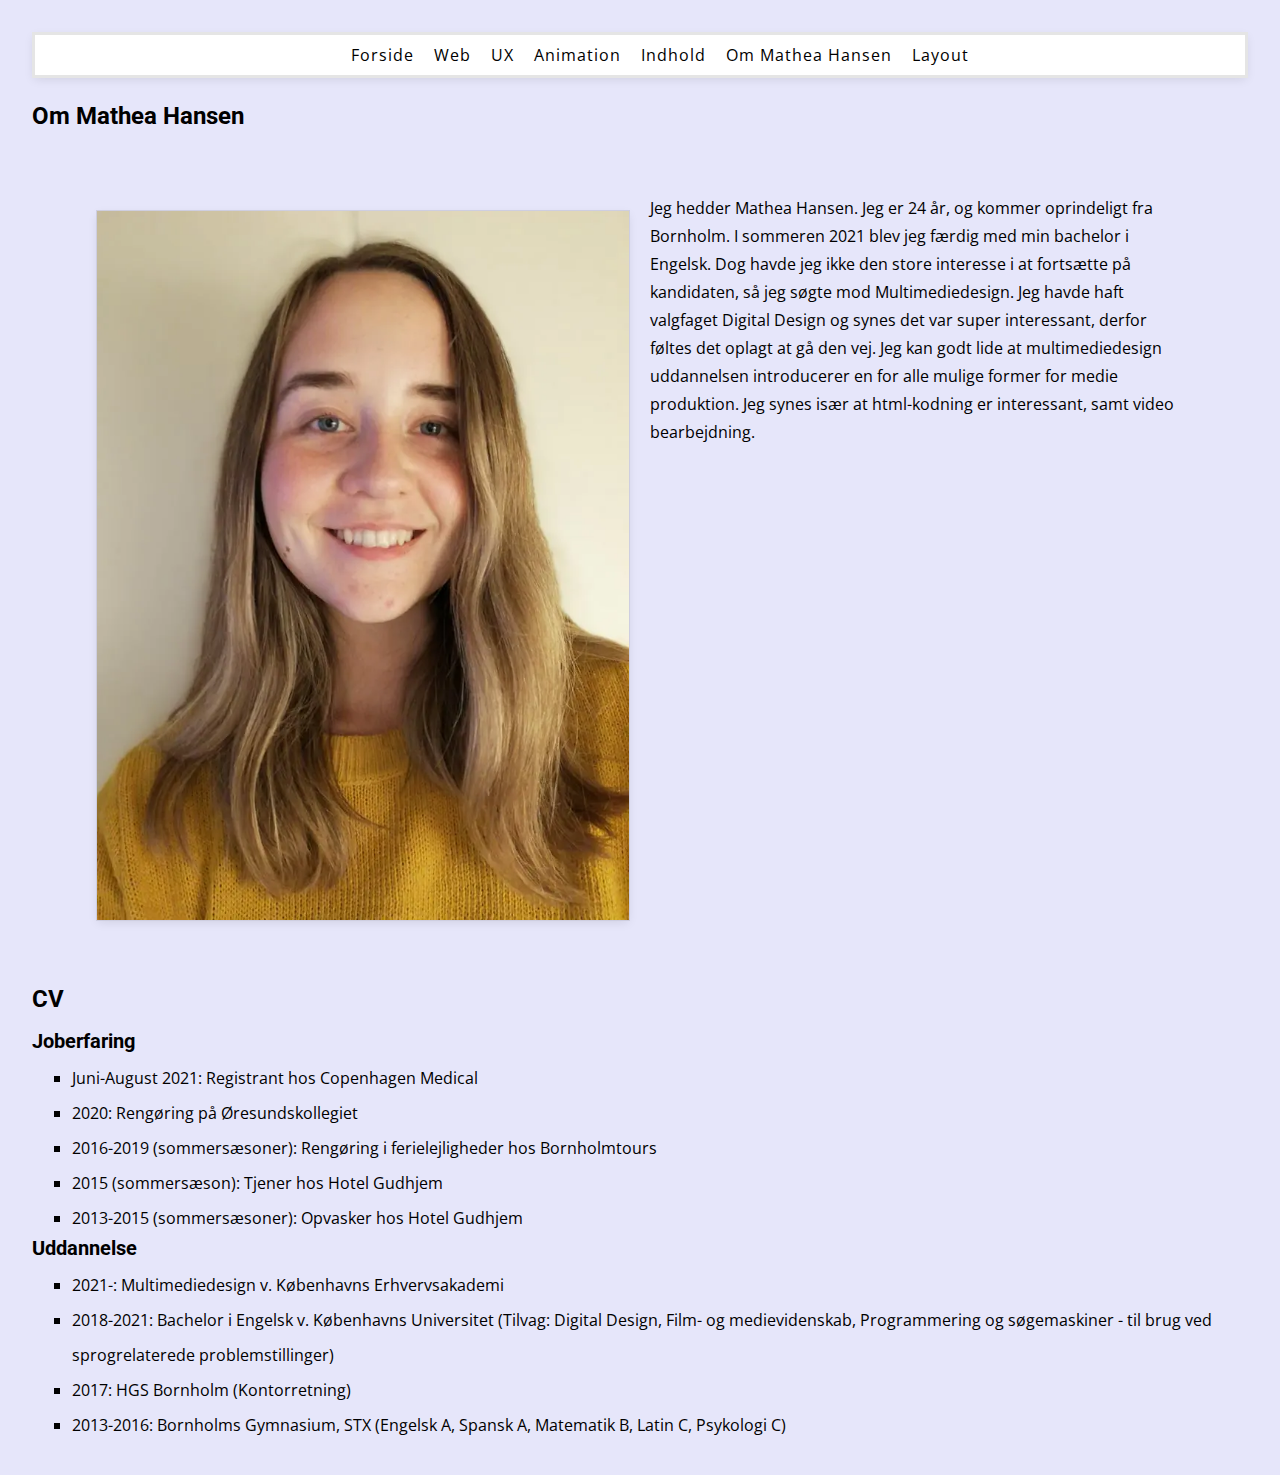
<file: om.html>
<!DOCTYPE html>
<html lang="da">
  <head>
    <meta charset="UTF-8" />
    <meta http-equiv="X-UA-Compatible" content="IE=edge" />
    <meta name="viewport" content="width=device-width, initial-scale=1.0" />
    <meta name="robots" content="noindex" />
    <link rel="stylesheet" href="om.css" />
    <link rel="stylesheet" href="style.css" />
    <link rel="preconnect" href="https://fonts.googleapis.com" />
    <link rel="preconnect" href="https://fonts.gstatic.com" crossorigin />
    <link
      href="https://fonts.googleapis.com/css2?family=Dosis:wght@300&family=Open+Sans:wght@300&family=Roboto:wght@100&display=swap"
      rel="stylesheet"
    />
    <title>Document</title>
  </head>
  <body>
    <header>
      <nav>
        <div id="menuknap">☰</div>
        <ul id="topnav1" class="hidden">
          <li><a href="index.html">Forside</a></li>
          <li><a href="grundweb.html">Web</a></li>
          <li><a href="ux.html">UX</a></li>
          <li><a href="animation.html">Animation</a></li>
          <li><a href="indhold.html">Indhold</a></li>
          <li><a href="om.html">Om Mathea Hansen</a></li>
          <li><a href="layout.html">Layout</a></li>
        </ul>
      </nav>
    </header>
    <main>
      <h2>Om Mathea Hansen</h2>
      <div id="section_1">
        <div class="left_col">
          <img src="mig.webp" alt="Portræt af Mathea" />
        </div>
        <div class="right_col">
          <p>
            Jeg hedder Mathea Hansen. Jeg er 24 år, og kommer oprindeligt fra
            Bornholm. I sommeren 2021 blev jeg færdig med min bachelor i
            Engelsk. Dog havde jeg ikke den store interesse i at fortsætte på
            kandidaten, så jeg søgte mod Multimediedesign. Jeg havde haft
            valgfaget Digital Design og synes det var super interessant, derfor
            føltes det oplagt at gå den vej. Jeg kan godt lide at
            multimediedesign uddannelsen introducerer en for alle mulige former
            for medie produktion. Jeg synes især at html-kodning er interessant,
            samt video bearbejdning.
          </p>
        </div>
      </div>
      <h2>CV</h2>
      <div id="section_2">
        <h3>Joberfaring</h3>
        <ul>
          <li>Juni-August 2021: Registrant hos Copenhagen Medical</li>
          <li>2020: Rengøring på Øresundskollegiet</li>
          <li>
            2016-2019 (sommersæsoner): Rengøring i ferielejligheder hos
            Bornholmtours
          </li>
          <li>2015 (sommersæson): Tjener hos Hotel Gudhjem</li>
          <li>2013-2015 (sommersæsoner): Opvasker hos Hotel Gudhjem</li>
        </ul>
      </div>
      <div id="section_3">
        <h3>Uddannelse</h3>
        <ul>
          <li>2021-: Multimediedesign v. Københavns Erhvervsakademi</li>
          <li>
            2018-2021: Bachelor i Engelsk v. Københavns Universitet (Tilvag:
            Digital Design, Film- og medievidenskab, Programmering og
            søgemaskiner - til brug ved sprogrelaterede problemstillinger)
          </li>
          <li>2017: HGS Bornholm (Kontorretning)</li>
          <li>
            2013-2016: Bornholms Gymnasium, STX (Engelsk A, Spansk A, Matematik
            B, Latin C, Psykologi C)
          </li>
        </ul>
      </div>
    </main>
    <script src="script.js"></script>
  </body>
</html>
</file>
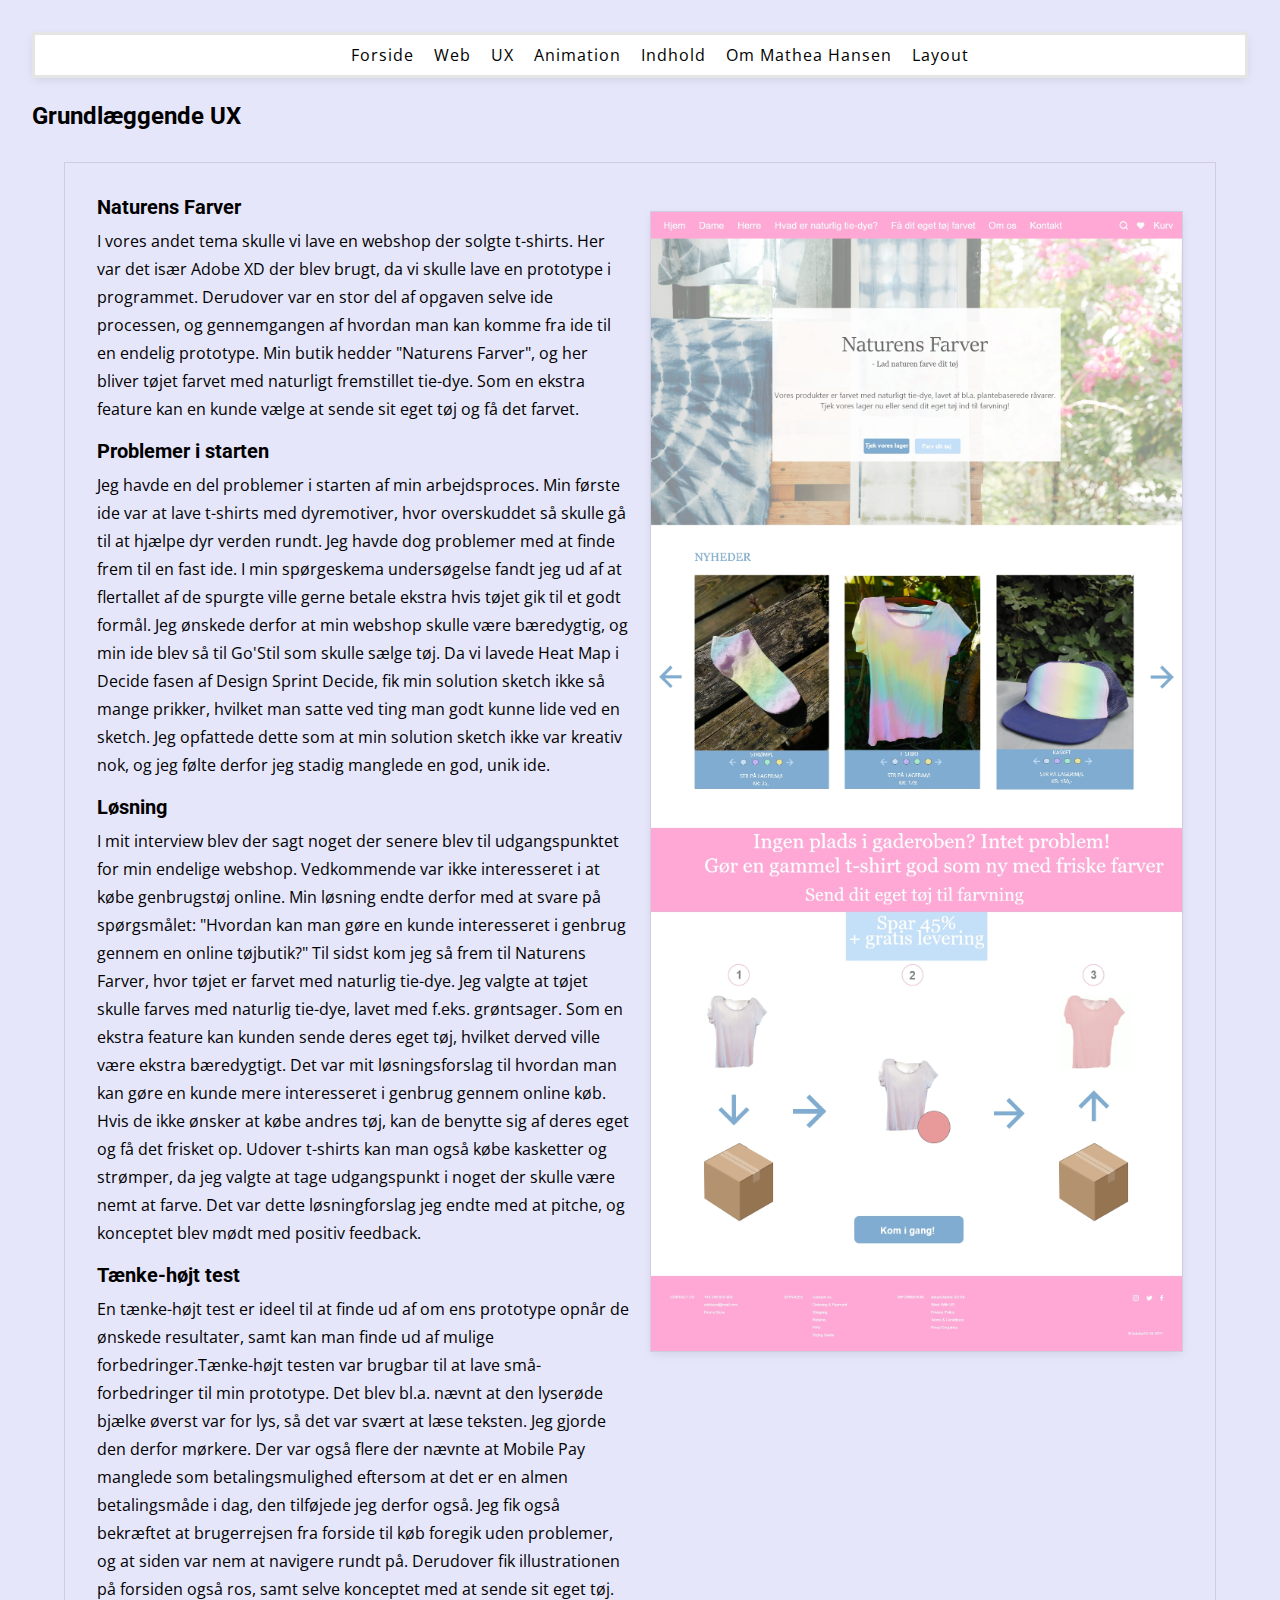
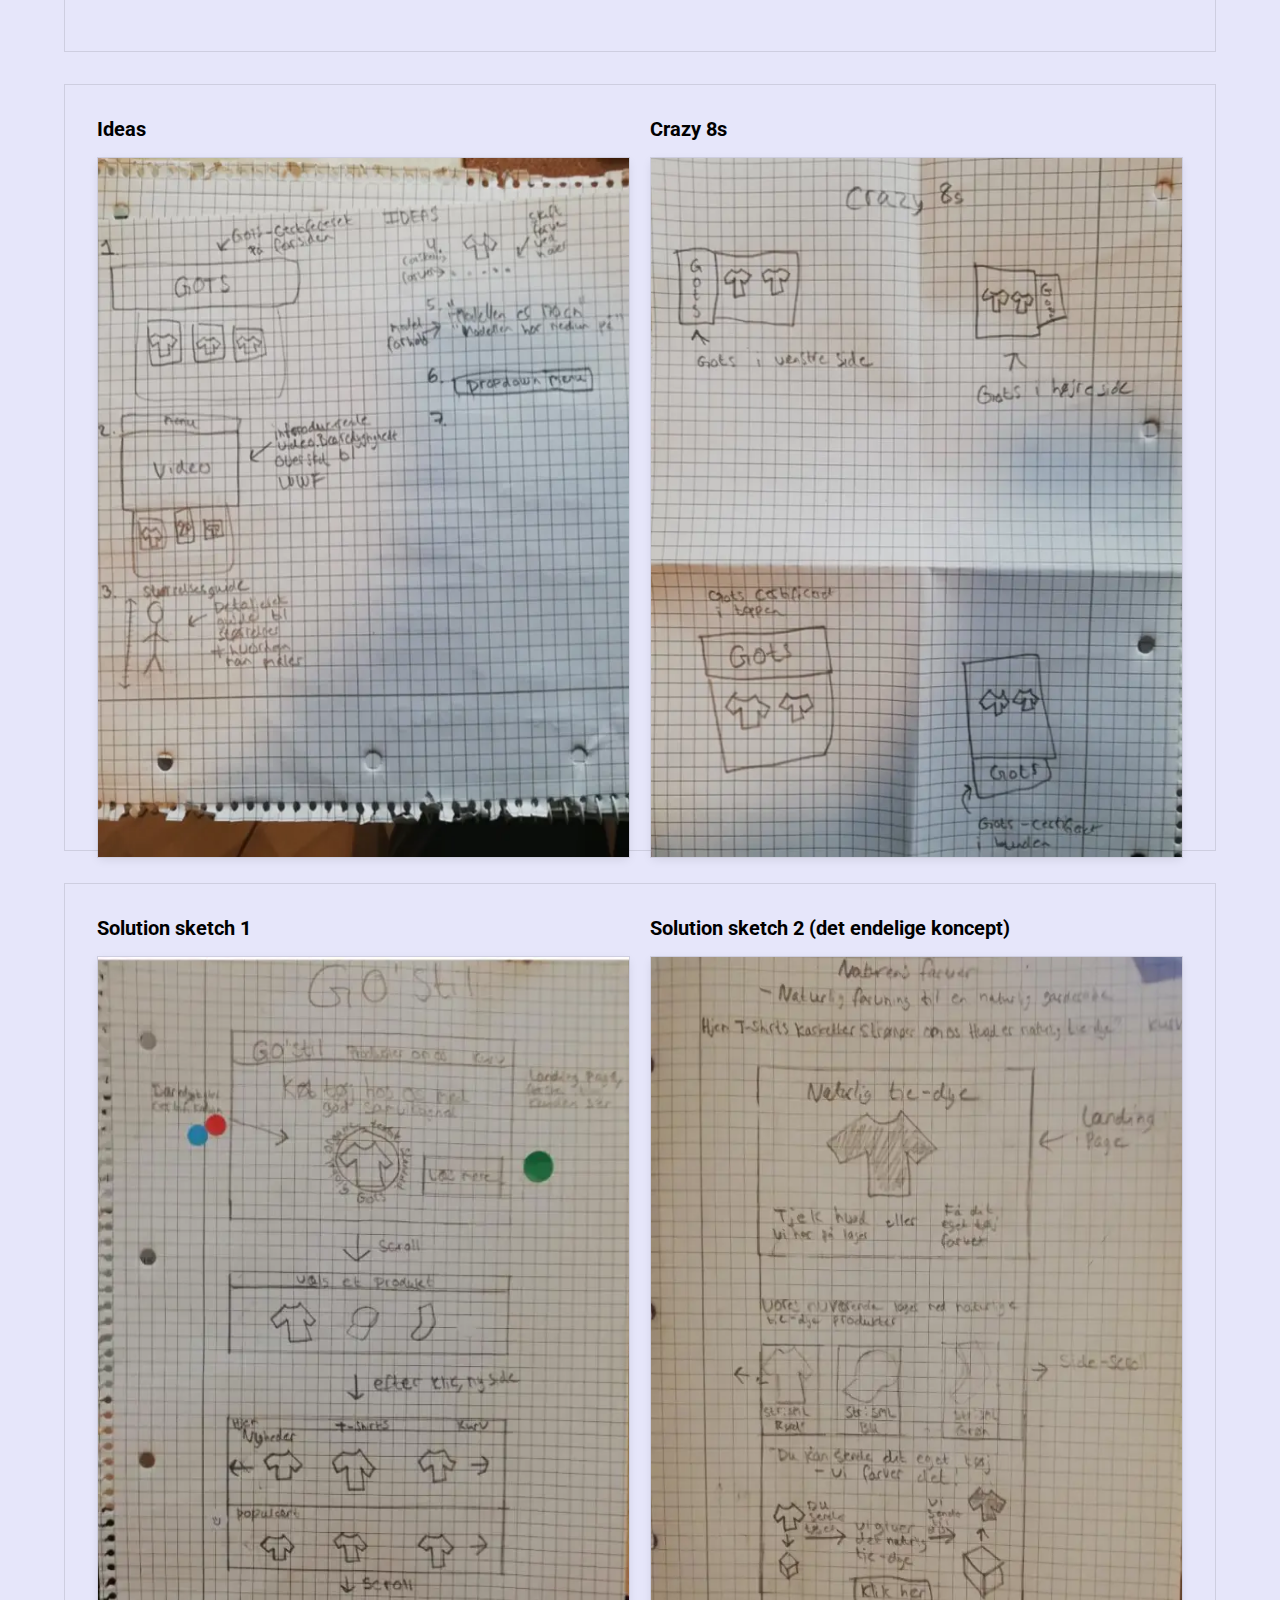
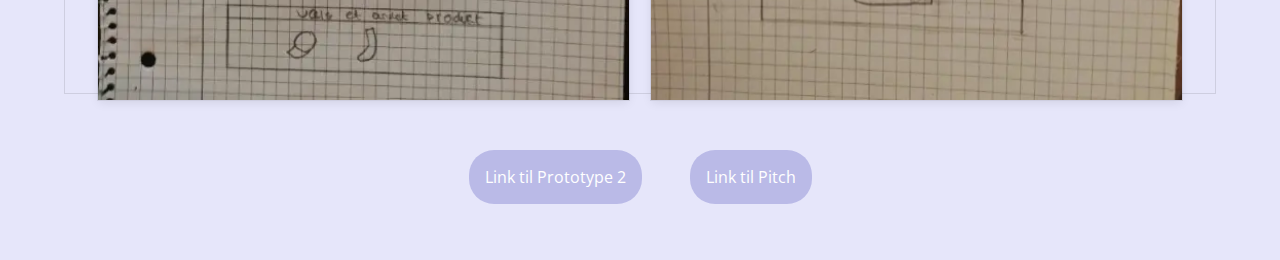
<file: ux.html>
<!DOCTYPE html>
<html lang="da">
  <head>
    <meta charset="UTF-8" />
    <meta http-equiv="X-UA-Compatible" content="IE=edge" />
    <meta name="viewport" content="width=device-width, initial-scale=1.0" />
    <meta name="robots" content="noindex" />
    <link rel="stylesheet" href="ux.css" />
    <link rel="stylesheet" href="style.css" />
    <link rel="preconnect" href="https://fonts.googleapis.com" />
    <link rel="preconnect" href="https://fonts.gstatic.com" crossorigin />
    <link
      href="https://fonts.googleapis.com/css2?family=Dosis:wght@300&family=Open+Sans:wght@300&family=Roboto:wght@100&display=swap"
      rel="stylesheet"
    />
    <title>Grundlæggende UX</title>
  </head>
  <body>
    <header>
      <nav>
        <div id="menuknap">☰</div>
        <ul id="topnav1" class="hidden">
          <li><a href="index.html">Forside</a></li>
          <li><a href="grundweb.html">Web</a></li>
          <li><a href="ux.html">UX</a></li>
          <li><a href="animation.html">Animation</a></li>
          <li><a href="indhold.html">Indhold</a></li>
          <li><a href="om.html">Om Mathea Hansen</a></li>
          <li><a href="layout.html">Layout</a></li>
        </ul>
      </nav>
    </header>
    <main>
      <h2>Grundlæggende UX</h2>
      <section id="section_1">
        <div class="left_col">
          <h3>Naturens Farver</h3>
          <p>
            I vores andet tema skulle vi lave en webshop der solgte t-shirts.
            Her var det især Adobe XD der blev brugt, da vi skulle lave en
            prototype i programmet. Derudover var en stor del af opgaven selve
            ide processen, og gennemgangen af hvordan man kan komme fra ide til
            en endelig prototype. Min butik hedder "Naturens Farver", og her
            bliver tøjet farvet med naturligt fremstillet tie-dye. Som en ekstra
            feature kan en kunde vælge at sende sit eget tøj og få det farvet.
          </p>
          <div class="left_col_2">
            <h3>Problemer i starten</h3>
            <p>
              Jeg havde en del problemer i starten af min arbejdsproces. Min
              første ide var at lave t-shirts med dyremotiver, hvor overskuddet
              så skulle gå til at hjælpe dyr verden rundt. Jeg havde dog
              problemer med at finde frem til en fast ide. I min spørgeskema
              undersøgelse fandt jeg ud af at flertallet af de spurgte ville
              gerne betale ekstra hvis tøjet gik til et godt formål. Jeg ønskede
              derfor at min webshop skulle være bæredygtig, og min ide blev så
              til Go'Stil som skulle sælge tøj. Da vi lavede Heat Map i Decide
              fasen af Design Sprint Decide, fik min solution sketch ikke så
              mange prikker, hvilket man satte ved ting man godt kunne lide ved
              en sketch. Jeg opfattede dette som at min solution sketch ikke var
              kreativ nok, og jeg følte derfor jeg stadig manglede en god, unik
              ide.
            </p>
          </div>
          <div class="left_col_3">
            <h3>Løsning</h3>
            <p>
              I mit interview blev der sagt noget der senere blev til
              udgangspunktet for min endelige webshop. Vedkommende var ikke
              interesseret i at købe genbrugstøj online. Min løsning endte
              derfor med at svare på spørgsmålet: "Hvordan kan man gøre en kunde
              interesseret i genbrug gennem en online tøjbutik?" Til sidst kom
              jeg så frem til Naturens Farver, hvor tøjet er farvet med naturlig
              tie-dye. Jeg valgte at tøjet skulle farves med naturlig tie-dye,
              lavet med f.eks. grøntsager. Som en ekstra feature kan kunden
              sende deres eget tøj, hvilket derved ville være ekstra
              bæredygtigt. Det var mit løsningsforslag til hvordan man kan gøre
              en kunde mere interesseret i genbrug gennem online køb. Hvis de
              ikke ønsker at købe andres tøj, kan de benytte sig af deres eget
              og få det frisket op. Udover t-shirts kan man også købe kasketter
              og strømper, da jeg valgte at tage udgangspunkt i noget der skulle
              være nemt at farve. Det var dette løsningforslag jeg endte med at
              pitche, og konceptet blev mødt med positiv feedback.
            </p>
            <div class="left_col_4">
              <h3>Tænke-højt test</h3>
              <p>
                En tænke-højt test er ideel til at finde ud af om ens prototype
                opnår de ønskede resultater, samt kan man finde ud af mulige
                forbedringer.Tænke-højt testen var brugbar til at lave
                små-forbedringer til min prototype. Det blev bl.a. nævnt at den
                lyserøde bjælke øverst var for lys, så det var svært at læse
                teksten. Jeg gjorde den derfor mørkere. Der var også flere der
                nævnte at Mobile Pay manglede som betalingsmulighed eftersom at
                det er en almen betalingsmåde i dag, den tilføjede jeg derfor
                også. Jeg fik også bekræftet at brugerrejsen fra forside til køb
                foregik uden problemer, og at siden var nem at navigere rundt
                på. Derudover fik illustrationen på forsiden også ros, samt
                selve konceptet med at sende sit eget tøj.
              </p>
            </div>
          </div>
        </div>
        <div class="right_col">
          <img src="Landing_page.jpg" alt="Billede af sidens landing page" />
        </div>
      </section>
      <section id="section_2">
        <div class="left_col">
          <h3>Ideas</h3>
          <img src="ideas.webp" alt="Billede af ideer" />
        </div>
        <div class="right_col">
          <h3>Crazy 8s</h3>
          <img src="demos.webp" alt="Billede af Crazy 8" />
        </div>
      </section>
      <section id="section_3">
        <div class="left_col">
          <h3>Solution sketch 1</h3>
          <img src="ss1.webp" alt="Billede af solution sketch 1" />
        </div>
        <div class="right_col">
          <h3>Solution sketch 2 (det endelige koncept)</h3>
          <img src="ss2.webp" alt="Billede af solution sketch 2" />
        </div>
      </section>
      <div id="section_4">
        <a
          class="button"
          href="https://xd.adobe.com/view/a2104e61-4a53-4c77-bfa3-461fe3acbe91-f743/?fullscreen&hints=off"
          >Link til Prototype 2</a
        >
        <a
          class="button"
          href="https://docs.google.com/presentation/d/1lskwb-C5COBRdv2xcCXAT8dT_bClyImeRvGROTqEf48/edit#slide=id.p"
          >Link til Pitch</a
        >
      </div>
    </main>
    <script src="script.js"></script>
  </body>
</html>
</file>
<file: forside.css>
@media (min-width: 920px) {
  #section_1 {
    display: grid;
    grid-template-columns: 1fr 1fr;
    gap: 20px;
    margin: 2rem;
    padding: 2rem;
  }
}

.col {
  background-color: white;
  display: grid;
  place-content: center;
  margin: 2rem;
  padding: 2rem;
  border-bottom-right-radius: 10px;
  border-bottom-left-radius: 10px;
  border-top-right-radius: 10px;
  border-top-left-radius: 10px;
  box-shadow: 0 3px 10px -2px rgba(0, 0, 0, 0.1);
}
.col h3 {
  text-align: center;
}
@media (min-width: 920px) {
  .col:hover {
    transform: scale(1.2);
    transition: 0.5s;
  }
}

.hide {
  display: none;
}
</file>
<file: style.css>
* {
  box-sizing: border-box;
  margin: 0;
}
body {
  margin: 2rem;
  background-color: lavender;
}
/*----img----*/
img {
  display: block;
  max-width: 100%;
  height: auto;
  box-shadow: 0 3px 10px -2px rgba(0, 0, 0, 0.1);
  border: 1px solid rgba(0, 0, 0, 0.1);
  margin-top: 1rem;
}

/*------burger menu------*/
@media (max-width: 549px) {
  .hidden {
    opacity: 0;
    display: none;
  }
}
#menuknap {
  display: inline-block;
}
#topnav1 {
  list-style-type: none;
  background-color: white;
  border: 3px solid rgba(0, 0, 0, 0.1);
  line-height: 40px;
  overflow: hidden;
}
#topnav1 a:visited {
  color: black;
}
#topnav1 a:hover {
  color: grey;
}

@media (min-width: 549px) {
  #menuknap {
    display: none;
  }
  #topnav1.hidden {
    transform: translateX(0);
    opacity: 1;
  }
}

/*----Topnav menu-------- */

@media (min-width: 549px) {
  header nav ul {
    display: flex;
    place-content: center;
    gap: 20px;
    overflow-x: auto;
    background-color: white;
    box-shadow: 0 3px 10px -2px rgba(0, 0, 0, 0.1);
    border: 1px solid rgba(0, 0, 0, 0.1);
    margin-bottom: 1.5rem;
  }
  header nav a {
    color: #222;
    letter-spacing: 1px;
    text-decoration: none;
    font-size: 1rem;
    color: black;
  }
  header nav li {
    list-style-type: none;
  }
}
/*----text and fonts ----*/
h1 {
  font-size: 2rem;
  font-family: "Nixie One", Cursive;
}
h2 {
  font-size: 1.5rem;
  font-family: "Roboto", sans-serif;
  margin-bottom: 1rem;
}
h3 {
  font-size: 1.25rem;
  font-family: "Roboto", sans-serif;
  margin-bottom: 0.5rem;
}
h4 {
  font-size: 1rem;
  font-family: "Open Sans", sans-serif;
}
p {
  font-size: 1rem;
  font-family: "Open Sans", sans-serif;
  margin-bottom: 1rem;
  color: black;
  line-height: 28px;
}
a {
  font-size: 1rem;
  font-family: "Open Sans", sans-serif;
  text-decoration: none;
}
li {
  font-size: 1rem;
  font-family: "Open Sans", sans-serif;
}
/*----Buttons-----*/
.button {
  display: inline-block;
  height: auto;
  box-sizing: border-box;
  text-align: center;
  text-decoration: none;
  color: white;
  background-color: rgb(186, 186, 231);
  padding: 1rem;
  margin: 1.5rem;
  border-bottom-right-radius: 25px;
  border-bottom-left-radius: 25px;
  border-top-right-radius: 25px;
  border-top-left-radius: 25px;
}
/*-------sections-----*/
section {
  box-shadow: 0 1px -1px 1px rgba(0, 0, 0, 0.1);
  border: 0.5px solid rgba(0, 0, 0, 0.1);
}
</file>
<file: animation.css>
@media (min-width: 769px) {
  #section_1 {
    display: grid;
    grid-template-columns: 1fr 1fr;
    gap: 20px;
    margin: 2rem;
    padding: 2rem;
  }

  #section_2 {
    display: grid;
    grid-template-columns: 1fr 1fr;
    gap: 20px;
    margin: 2rem;
    padding: 2rem;
  }

  #section_2 img {
    border: none;
  }

  #section_3 {
    display: grid;
    grid-template-columns: 1fr 1fr;
    margin: 2rem;
    padding: 2rem;
    gap: 20px;
  }
  #section_4 {
    display: grid;
    grid-template-columns: 1fr 1fr;
    margin: 2rem;
    padding: 2rem;
    gap: 20px;
  }
  #section_5 {
    display: grid;
    grid-template-columns: 1fr;
    margin: 2rem;
    padding: 2rem;
  }
  #section_5 .btm_row {
    display: flex;
    gap: 20px;
    place-content: center;
  }

  #section_6 {
    display: grid;
    margin: 2rem;
    padding: 2rem;
  }
}
@media (min-width: 500px) {
  #section_2 .btm_row {
    display: flex;
    place-content: center;
  }
  #section_2 .top_row {
    display: flex;
    place-content: center;
  }
}

#section_6 .btm_row {
  display: flex;
  place-content: center;
}
</file>
<file: grundweb.css>
@media (min-width: 700px) {
  #section_1 {
    display: grid;
    grid-template-columns: 1fr 1fr;
    gap: 20px;
    margin: 2rem;
    padding: 2rem;
  }

  #section_2 {
    display: grid;
    grid-template-columns: 1fr 1fr;
    margin: 2rem;
    padding: 2rem;
    gap: 20px;
  }
  #section_3 {
    display: grid;
    grid-template-columns: 1fr 1fr;
    margin: 2rem;
    padding: 2rem;
    gap: 20px;
  }
}
#section_4 {
  display: grid;
  place-content: center;
  margin: 2rem;
  padding: 2rem;
}
</file>
<file: indhold.css>
#section_3 img,
#section_6 img,
#section_10 img {
  height: 100%;
}

@media (min-width: 769px) {
  #section_1 {
    display: grid;
    grid-template-columns: 1fr 1fr;
    margin: 2rem;
    padding: 2rem;
    gap: 20px;
  }
  #section_2 {
    margin: 2rem;
    padding: 2rem;
  }

  #section_3 {
    display: grid;
    grid-template-columns: 1fr 1fr;
    margin: 2rem;
    padding: 2rem;
    gap: 20px;
  }
}
#section_4 {
  display: grid;
  place-content: center;
  margin: 2rem;
  padding: 2rem;
}
@media (min-width: 769px) {
  #section_5 {
    display: grid;
    grid-template-columns: 1fr 1fr;
    margin: 2rem;
    padding: 2rem;
  }

  #section_6 {
    display: grid;
    grid-template-columns: 1fr 1fr;
    margin: 2rem;
    padding: 2rem;
    gap: 20px;
  }

  #section_7 {
    display: grid;
    grid-template-columns: 1fr 1fr 1fr;
    margin: 2rem;
    padding: 2rem;
    gap: 20px;
  }

  #section_8 {
    display: grid;
    grid-template-columns: 1fr 1fr;
    margin: 2rem;
    padding: 2rem;
  }

  #section_9,
  #section_11 {
    margin: 2rem;
    padding: 2rem;
  }
  #section_10 {
    display: grid;
    grid-template-columns: repeat(5, 1fr);
    gap: 10px;
    margin: 2rem;
    padding: 2rem;
  }

  #section_12 {
    display: grid;
    gap: 5rem;
    margin: 10rem;
    padding: 2rem;
    margin-top: 2rem;
    margin-bottom: 2rem;
  }
}
#section_13 {
  display: grid;
  place-content: center;
}
img {
  margin-top: 1rem;
}
video {
  width: 100%;
  height: auto;
  display: block;
}
</file>
<file: layout.css>
@media (min-width: 769px) {
  #section_1 {
    display: grid;
    grid-template-columns: repeat(6, 1fr);
    gap: 5px;
    padding: 2rem;
    margin: 2rem;
  }
  #section_2 {
    display: grid;
    grid-template-columns: repeat(5, 1fr);
    gap: 5px;
    padding: 2rem;
    margin: 2rem;
  }
}
</file>
<file: om.css>
@media (min-width: 700px) {
  #section_1 {
    display: grid;
    grid-template-columns: 1fr 1fr;
    margin: 2rem;
    padding: 2rem;
    gap: 20px;
  }
}

#section_2 li,
#section_3 li {
  line-height: 35px;
  list-style-type: square;
}
</file>
<file: ux.css>
#section_2 img,
#section_3 img {
  height: 100%;
}
@media (min-width: 700px) {
  #section_1 {
    display: grid;
    grid-template-columns: 1fr 1fr;
    gap: 20px;
    margin: 2rem;
    padding: 2rem;
  }

  #section_2 {
    display: grid;
    grid-template-columns: 1fr 1fr;
    gap: 20px;
    margin: 2rem;
    padding: 2rem;
  }

  #section_3 {
    display: grid;
    grid-template-columns: 1fr 1fr;
    margin: 2rem;
    padding: 2rem;
    gap: 20px;
  }
}
#section_4 {
  display: flex;
  place-content: center;
}
</file>
